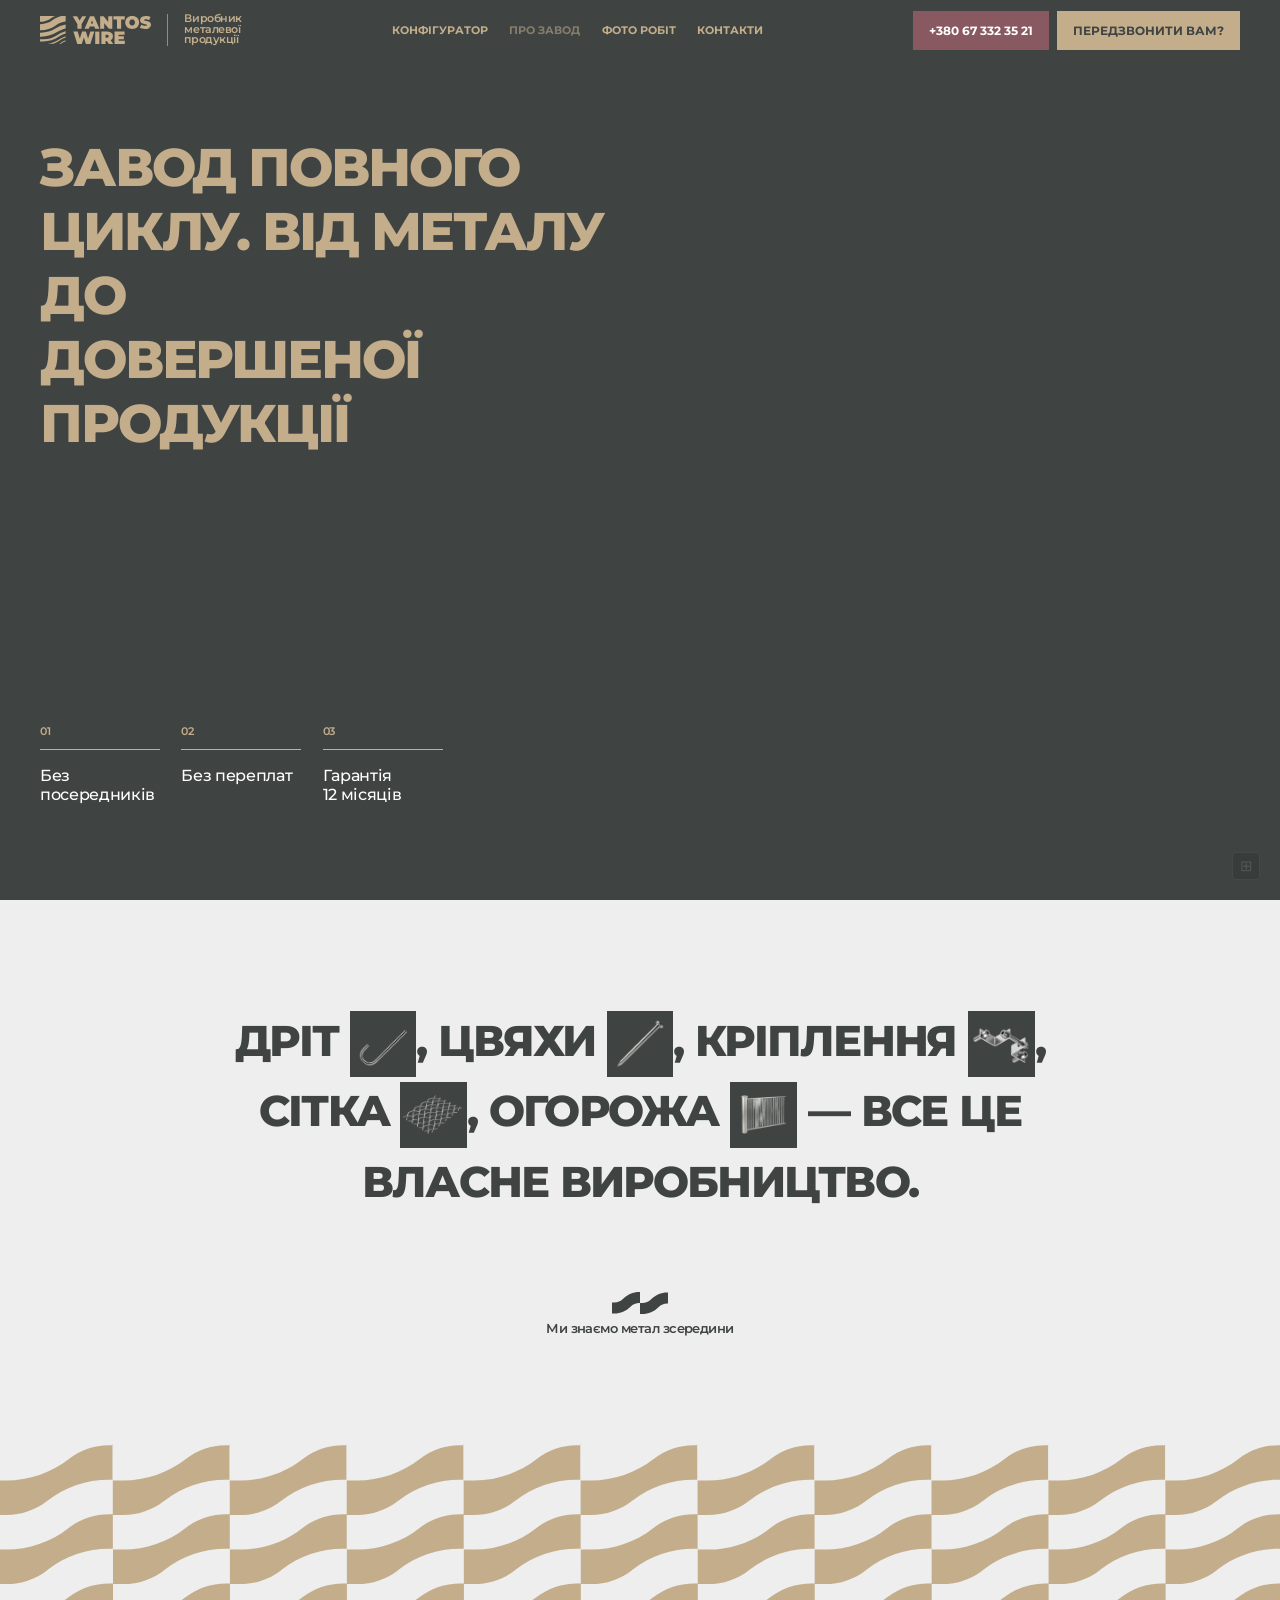
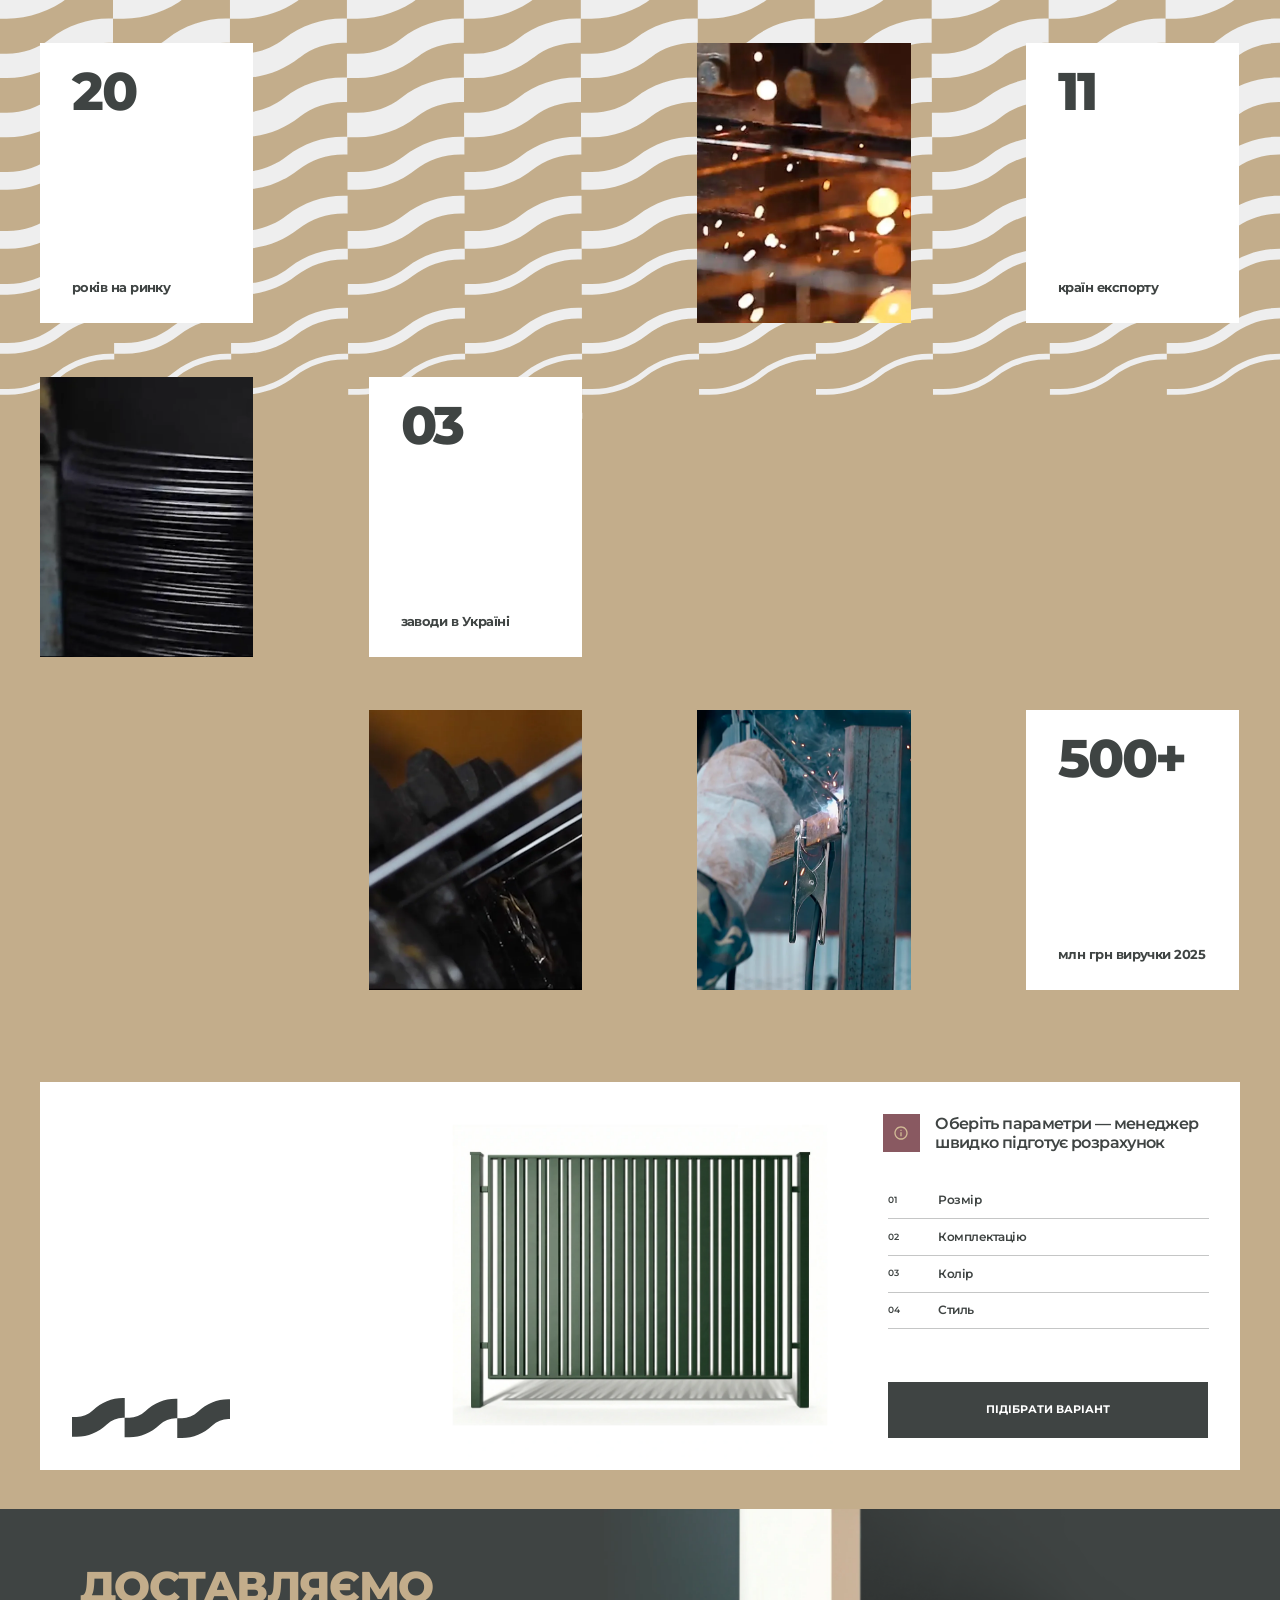
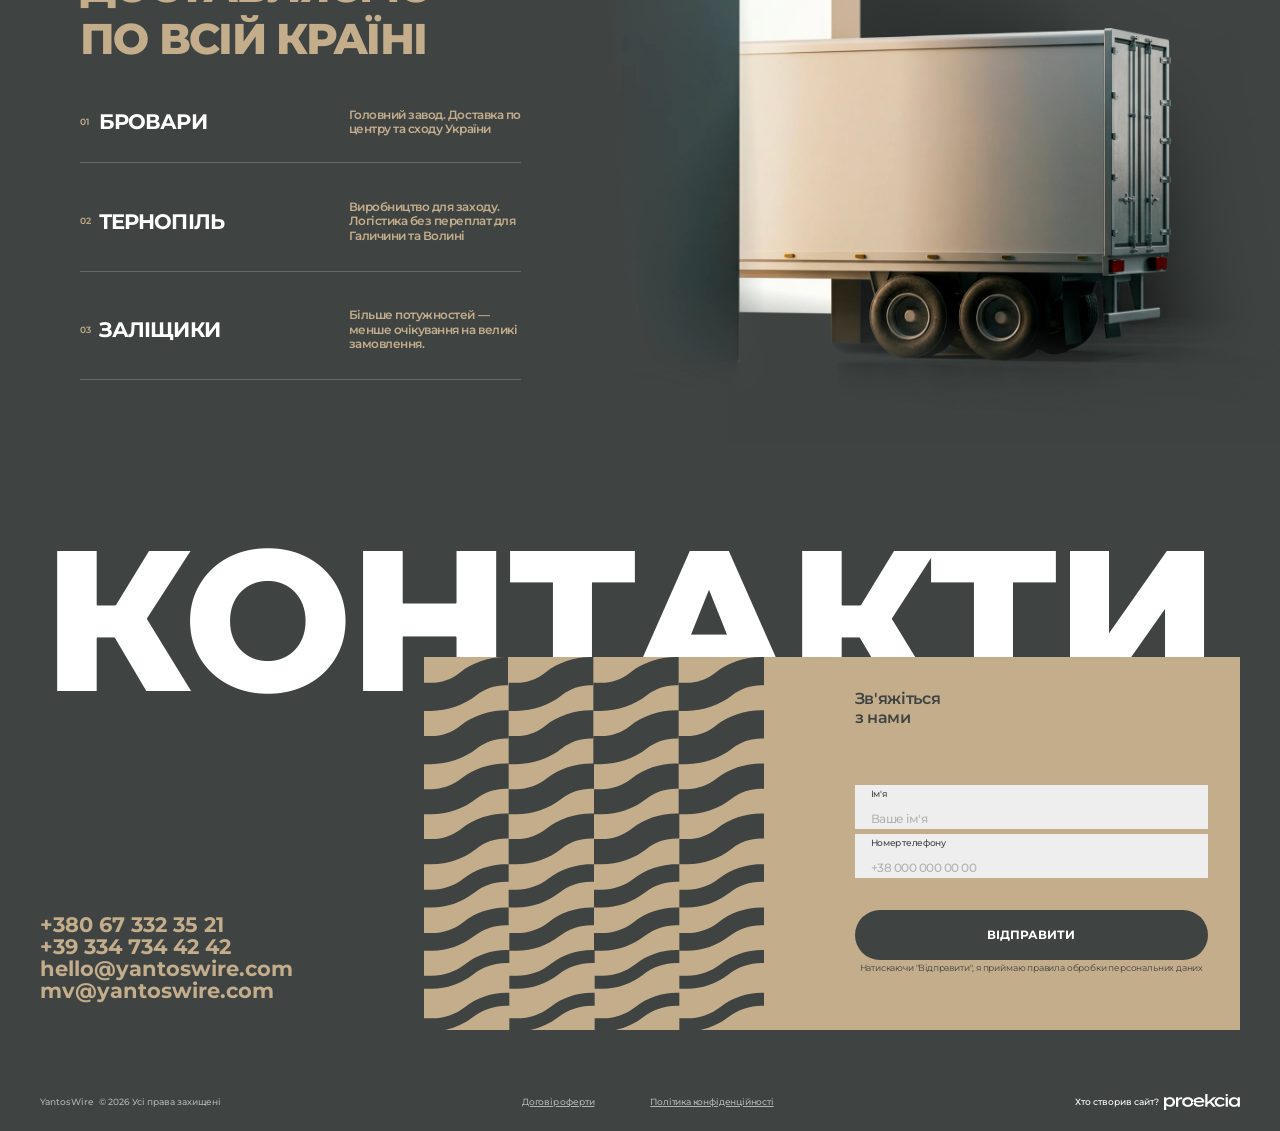
<file: about.html>
<!DOCTYPE html>
<html lang="uk">
<head>
  <meta charset="UTF-8">
  <meta name="viewport" content="width=device-width, initial-scale=1.0">
  <title>Про завод — YantosWire</title>
  <link rel="preconnect" href="https://fonts.googleapis.com">
  <link rel="preconnect" href="https://fonts.gstatic.com" crossorigin>
  <link rel="stylesheet" href="css/styles.css">
  <link rel="stylesheet" href="css/about.css">
</head>
<body>

<!-- ─── HEADER ───────────────────────────────────────────────────── -->
<header class="site-header about-header hdr-theme-light" id="site-header">
  <a class="hdr-logo" href="index.html">
    <span class="hdr-logo-imgs">
      <img src="YantosWire_logo.svg" class="hdr-logo-img hdr-logo-img--dark" alt="YantosWire">
      <img src="YantosWire_logo_light.svg" class="hdr-logo-img hdr-logo-img--light" alt="YantosWire">
    </span>
    <div class="hdr-logo-sep"></div>
    <span class="hdr-logo-tagline">Виробник<br>металевої<br>продукції</span>
  </a>
  <nav class="hdr-nav">
    <a href="index.html#app">Конфігуратор</a>
    <a href="about.html" class="hdr-nav--active">Про завод</a>
    <a href="works.html">Фото робіт</a>
    <a href="contacts.html">Контакти</a>
  </nav>
  <div class="hdr-right">
    <a href="tel:+380673323521" class="hdr-phone-btn">+380 67 332 35 21</a>
    <button class="hdr-cta hdr-cta--about">Передзвонити вам?</button>
  </div>
  <button class="hdr-burger" aria-label="Меню">
    <svg width="24" height="24" viewBox="0 0 24 24" fill="none" xmlns="http://www.w3.org/2000/svg">
      <rect x="3" y="6" width="18" height="2" fill="white"/>
      <rect x="3" y="11" width="18" height="2" fill="white"/>
      <rect x="3" y="16" width="18" height="2" fill="white"/>
    </svg>
  </button>
</header>

<!-- ─── MOBILE MENU ──────────────────────────────────────────── -->
<div id="mob-menu" aria-hidden="true" aria-label="Навігація">
  <div class="mm-trigger" role="button" tabindex="0" aria-label="Відкрити меню">
    <svg width="24" height="24" viewBox="0 0 24 24" fill="none" xmlns="http://www.w3.org/2000/svg">
      <rect x="3" y="6"  width="18" height="2" fill="white"/>
      <rect x="3" y="11" width="18" height="2" fill="white"/>
      <rect x="3" y="16" width="18" height="2" fill="white"/>
    </svg>
  </div>
  <div class="mm-content">
    <div class="mm-head">
      <a class="mm-logo" href="index.html">
        <img src="YantosWire_logo_light.svg" class="mm-logo-img" alt="YantosWire">
        <div class="mm-logo-sep"></div>
        <span class="mm-logo-tag">Виробник<br>металевої<br>продукції</span>
      </a>
      <button class="mm-close" aria-label="Закрити меню">
        <svg width="24" height="24" viewBox="0 0 24 24" fill="none" xmlns="http://www.w3.org/2000/svg">
          <path d="M5 5L19 19M5 19L19 5" stroke="white" stroke-width="2" stroke-linecap="round"/>
        </svg>
      </button>
    </div>
    <nav class="mm-nav">
      <a href="index.html#app"   class="mm-nav-item">Конфігуратор</a>
      <a href="about.html"       class="mm-nav-item">Про завод</a>
      <a href="works.html"       class="mm-nav-item">Фото робіт</a>
      <a href="contacts.html"    class="mm-nav-item">Контакти</a>
    </nav>
    <div class="mm-cta">
      <a href="tel:+380673323521" class="mm-phone">+380 67 332 35 21</a>
      <button class="mm-callback">Передзвонити вам?</button>
    </div>
  </div>
</div>

<!-- ─── MAIN ──────────────────────────────────────────────────────── -->
<main class="about-main">

  <!-- ═══ HERO ══════════════════════════════════════════════════════ -->
  <section class="about-hero" data-hdr-theme="light">

    <!-- Video (right portion of screen) -->
    <div class="about-hero-media">
      <video class="about-hero-video" autoplay muted loop playsinline>
        <source src="assets/videos/Video_hero_about.mp4" type="video/mp4">
      </video>
      <!-- Top gradient: graphite → transparent -->
      <div class="about-hero-vid-fade"></div>
    </div>

    <!-- Wave mask (updated hero_Vector_about.svg) -->
    <svg class="about-hero-waves"
         viewBox="0 0 1038 950"
         preserveAspectRatio="none"
         xmlns="http://www.w3.org/2000/svg"
         aria-hidden="true">
      <path d="M282.342 0V89.7383C282.342 202.988 243.961 312.826 173.583 400.977C61.2599 541.673 7.82094e-06 716.983 0 897.738V0H282.342ZM1037 950H754.434C754.434 881.172 766.006 824.784 787.525 776.291C809.385 727.031 842.214 680.315 887.506 623.582C979.758 508.033 1032.11 365.444 1037 217.487V950ZM1037.38 194.7C1037.38 202.308 1037.25 209.905 1037 217.487V0H1037.38V194.7ZM685.125 0V164.665C685.125 292.974 641.639 417.418 561.903 517.29C462.965 641.221 401.879 758.906 401.879 931.823V950H0V949.997H292.509V897.738C292.509 784.488 330.89 674.648 401.268 586.493C513.594 445.799 574.854 270.492 574.854 89.7383V0H685.125ZM961.593 0V194.7C961.593 333.268 914.632 467.662 828.521 575.52L819.947 586.325C777.578 640.093 742.74 690.065 718.374 744.972C692.044 804.305 678.652 871.516 678.652 950H401.879L567.921 949.993L567.918 931.819C567.919 809.803 606.804 728.239 691.143 622.597C794.691 492.898 851.167 331.293 851.167 164.665V0H961.593Z" fill="#3F4443"/>
    </svg>

    <!-- Mobile wave mask (visible only on mobile) -->
    <svg class="about-hero-waves-mob" viewBox="0 0 390 310" preserveAspectRatio="none" xmlns="http://www.w3.org/2000/svg" aria-hidden="true">
      <path d="M390 125.657C333.657 136.955 280.306 158.289 233.783 188.744C172.105 229.119 95.2177 251.433 15.5098 251.433H0V214.611H7.39453C92.9459 214.611 176.359 187.793 243.736 137.991C285.624 107.031 336.348 87.4143 390 81.415V125.657ZM390 227.922C345.068 239.69 302.676 258.831 265.193 284.682C251.542 294.097 237.149 302.551 222.154 310H47.9766C127.058 304.704 203.164 280.134 266.585 238.618C303.222 214.635 345.226 197.023 390 186.677V227.922ZM390 304.611C384.686 306.303 379.422 308.1 374.214 310H287.096C318.197 289.03 353.032 272.986 390 262.39V304.611ZM324.622 0C275.578 12.4966 229.307 34.1166 188.825 64.0371C137.878 101.695 73.8573 122.576 7.39453 122.576H0V87.2422C55.3362 84.2834 112.947 73.5774 165.289 35.25L167.614 33.5664C186.484 20.0646 207.548 8.77914 230.152 0H324.622Z" fill="#3F4443"/>
    </svg>

    <!-- Content: left side -->
    <div class="about-hero-content">

      <h1 class="about-hero-title">Завод повного циклу. Від металу до довершеної продукції</h1>

      <div class="about-hero-stats">
        <div class="about-stat">
          <span class="about-stat-num">01</span>
          <div class="about-stat-body">
            <p class="about-stat-text">Без посередників</p>
          </div>
        </div>
        <div class="about-stat">
          <span class="about-stat-num">02</span>
          <div class="about-stat-body">
            <p class="about-stat-text">Без переплат</p>
          </div>
        </div>
        <div class="about-stat">
          <span class="about-stat-num">03</span>
          <div class="about-stat-body">
            <p class="about-stat-text">Гарантія<br>12 місяців</p>
          </div>
        </div>
      </div>

    </div><!-- /about-hero-content -->
  </section><!-- /about-hero -->

  <!-- ═══ BLOCK 2: PRODUCTION ══════════════════════════════════ -->
  <section class="about-products" data-hdr-theme="dark">
    <div class="prod-inner">

      <p class="prod-text">
        ДРІТ&nbsp;<span class="prod-badge-wrap"><span class="prod-badge"><img src="assets/images/drit.webp" alt="Дріт" loading="lazy"></span></span>,
        ЦВЯХИ&nbsp;<span class="prod-badge-wrap"><span class="prod-badge"><img src="assets/images/tsvyah.webp" alt="Цвяхи" loading="lazy"></span></span>,<br class="mob-br">
        КРІПЛЕННЯ&nbsp;<span class="prod-badge-wrap"><span class="prod-badge"><img src="assets/images/kriplenya.webp" alt="Кріплення" loading="lazy"></span></span>,<br class="desk-br">
        СІТКА&nbsp;<span class="prod-badge-wrap"><span class="prod-badge"><img src="assets/images/sitka.webp" alt="Сітка" loading="lazy"></span></span>,<br class="mob-br">
        ОГОРОЖА&nbsp;<span class="prod-badge-wrap"><span class="prod-badge"><img src="assets/images/ogoroja.webp" alt="Огорожа" loading="lazy"></span></span>&nbsp;— ВСЕ ЦЕ<br>
        ВЛАСНЕ ВИРОБНИЦТВО.
      </p>

      <div class="prod-tagline">
        <img class="prod-tagline-icon" src="assets/images/waves_svg.svg" alt="" aria-hidden="true">
        <span class="prod-tagline-text">Ми знаємо метал зсередини</span>
      </div>

    </div>
  </section>

  <!-- ═══ BLOCK 3: STATS ═══════════════════════════════════════ -->
  <section class="about-stats" data-hdr-theme="dark">

    <img class="stats-waves-bg" src="assets/images/waves_bg.svg" alt="" aria-hidden="true">

    <!-- Рядок 1 -->
    <div class="stats-card stats-card--stat row-1 stats-c1r1">
      <span class="stats-num">20</span>
      <span class="stats-label">років на ринку</span>
    </div>
    <div class="stats-card stats-card--photo row-1 stats-c3r1">
      <img src="assets/images/frame_1430103749_2x.webp" alt="" loading="lazy">
    </div>
    <div class="stats-card stats-card--stat row-1 stats-c4r1">
      <span class="stats-num">11</span>
      <span class="stats-label">країн експорту</span>
    </div>

    <!-- Рядок 2 -->
    <div class="stats-card stats-card--photo row-2 stats-c1r2">
      <img src="assets/images/frame_1430103747_2x.webp" alt="" loading="lazy">
    </div>
    <div class="stats-card stats-card--stat row-2 stats-c2r2">
      <span class="stats-num">03</span>
      <span class="stats-label">заводи в Україні</span>
    </div>
    <p class="stats-slogan row-2 js-wipe-heading">Зміцнюємо світ разом</p>

    <!-- Рядок 3 -->
    <div class="stats-card stats-card--photo row-3 stats-c2r3">
      <img src="assets/images/frame_1430103748_2x.webp" alt="" loading="lazy">
    </div>
    <div class="stats-card stats-card--photo row-3 stats-c3r3">
      <img src="assets/images/frame_1430103750_2x.webp" alt="" loading="lazy">
    </div>
    <div class="stats-card stats-card--stat row-3 stats-c4r3">
      <span class="stats-num">500+</span>
      <span class="stats-label">млн грн виручки 2025</span>
    </div>

  </section>

  <!-- ═══ BLOCK 4: CONFIGURATOR CTA ════════════════════════════ -->
  <section class="about-configurator" data-hdr-theme="dark">

    <div class="conf-card"></div>

    <h2 class="conf-title">Яку огорожу бажаєте?</h2>
    <img class="conf-waves" src="assets/images/waves_block4.svg" alt="" aria-hidden="true">

    <div class="conf-image">
      <img src="assets/images/image_block4.webp" alt="Огорожа" loading="lazy">
    </div>

    <div class="conf-info-row">
      <div class="conf-info-icon">
        <img src="assets/images/info_icon.svg" alt="" aria-hidden="true">
      </div>
      <p class="conf-info-text">Оберіть параметри — менеджер швидко підготує розрахунок</p>
    </div>

    <ul class="conf-params">
      <li class="conf-param"><span class="conf-param-num">01</span><span class="conf-param-name">Розмір</span></li>
      <li class="conf-param"><span class="conf-param-num">02</span><span class="conf-param-name">Комплектацію</span></li>
      <li class="conf-param"><span class="conf-param-num">03</span><span class="conf-param-name">Колір</span></li>
      <li class="conf-param"><span class="conf-param-num">04</span><span class="conf-param-name">Стиль</span></li>
    </ul>

    <a href="index.html#app" class="conf-cta">Підібрати варіант</a>

  </section>

  <!-- ═══ BLOCK 5: DELIVERY ════════════════════════════════════ -->
  <section class="about-delivery" data-hdr-theme="light">

    <h2 class="delivery-title">ДОСТАВЛЯЄМО ПО&nbsp;ВСІЙ КРАЇНІ</h2>

    <div class="dlv-truck">
      <img src="assets/images/delivery_car.webp" alt="Доставка по Україні" loading="lazy">
      <div class="delivery-truck-fade-l"></div>
      <div class="delivery-truck-fade-b"></div>
    </div>

    <div class="delivery-row delivery-row--1">
      <span class="dlv-num">01</span>
      <span class="dlv-city">Бровари</span>
      <span class="dlv-desc">Головний завод. Доставка по центру та сходу України</span>
    </div>
    <div class="delivery-line delivery-line--1"></div>

    <div class="delivery-row delivery-row--2">
      <span class="dlv-num">02</span>
      <span class="dlv-city">Тернопіль</span>
      <span class="dlv-desc">Виробництво для заходу. Логістика без переплат для Галичини та Волині</span>
    </div>
    <div class="delivery-line delivery-line--2"></div>

    <div class="delivery-row delivery-row--3">
      <span class="dlv-num">03</span>
      <span class="dlv-city">Заліщики</span>
      <span class="dlv-desc">Більше потужностей — менше очікування на великі замовлення.</span>
    </div>
    <div class="delivery-line delivery-line--3"></div>

  </section>

  <!-- ═══ BLOCK 6: CONTACTS ════════════════════════════════════ -->
  <section class="about-contacts" data-hdr-theme="light" id="contacts">

    <h2 class="contacts-title">КОНТАКТИ</h2>

    <div class="contacts-card">
      <picture>
        <source media="(max-width: 600px)" srcset="assets/images/Mob/pattern_contact_mob.svg">
        <img class="contacts-pattern" src="assets/images/pattern_contact.svg" alt="" aria-hidden="true" loading="lazy">
      </picture>

      <p class="contacts-tagline">Зв'яжіться<br>з нами</p>

      <form class="contacts-form" action="#" method="post" novalidate>
        <div class="contacts-fields">
          <div class="contacts-field">
            <label class="contacts-field-label" for="contact-name">Ім'я</label>
            <input class="contacts-field-input" type="text" id="contact-name" name="name" placeholder="Ваше ім'я" autocomplete="given-name" required>
          </div>
          <div class="contacts-field">
            <label class="contacts-field-label" for="contact-phone">Номер телефону</label>
            <input class="contacts-field-input" type="tel" id="contact-phone" name="phone" placeholder="+38 000 000 00 00" autocomplete="tel" required>
          </div>
        </div>

        <button class="contacts-submit" type="submit">Відправити</button>

        <p class="contacts-privacy">Натискаючи "Відправити", я приймаю правила обробки персональних даних</p>
      </form>
    </div>

    <div class="contacts-info">
      <a href="tel:+380673323521">+380 67 332 35 21</a>
      <a href="tel:+393347344242">+39 334 734 42 42</a>
      <a href="mailto:hello@yantoswire.com">hello@yantoswire.com</a>
      <a href="mailto:mv@yantoswire.com">mv@yantoswire.com</a>
    </div>

  </section>

</main>

<!-- ─── FOOTER ───────────────────────────────────────────────── -->
<footer class="site-footer">
  <div class="ftr-inner">
    <div class="ftr-copy">
      <span class="ftr-copy-brand">YantosWire</span>
      <span class="ftr-copy-text">© <span class="ftr-year"></span> Усі права захищені</span>
    </div>
    <div class="ftr-links">
      <a href="cookies.html" class="ftr-link">Договір оферти</a>
      <a href="privacy.html" class="ftr-link">Політика конфіденційності</a>
    </div>
    <div class="ftr-credit">
      <span class="ftr-credit-text">Хто створив сайт?</span>
      <a href="https://proekcia.com" target="_blank" rel="noopener noreferrer" class="ftr-credit-logo">
        <img src="assets/images/Proekcia_logo.svg" alt="Proekcia" width="114" height="24" loading="lazy">
      </a>
    </div>
  </div>
</footer>

<!-- ── DEV: column grid overlay ─────────────────────────────── -->
<div id="dev-cols"></div>
<button id="dev-cols-btn" title="Колонки">⊞</button>
<style>
#dev-cols {
  display: none;
  position: fixed;
  inset: 0;
  z-index: 9000;
  pointer-events: none;
  /* 12 колонок: margin 3.125vw, col 5.521vw, gutter 2.5vw */
  background-image: linear-gradient(
    90deg,
    transparent 3.125vw,
    rgba(255,0,0,0.1) 3.125vw,  rgba(255,0,0,0.1) 8.646vw,
    transparent 8.646vw,         transparent 11.146vw,
    rgba(255,0,0,0.1) 11.146vw, rgba(255,0,0,0.1) 16.667vw,
    transparent 16.667vw,        transparent 19.167vw,
    rgba(255,0,0,0.1) 19.167vw, rgba(255,0,0,0.1) 24.688vw,
    transparent 24.688vw,        transparent 27.188vw,
    rgba(255,0,0,0.1) 27.188vw, rgba(255,0,0,0.1) 32.708vw,
    transparent 32.708vw,        transparent 35.208vw,
    rgba(255,0,0,0.1) 35.208vw, rgba(255,0,0,0.1) 40.729vw,
    transparent 40.729vw,        transparent 43.229vw,
    rgba(255,0,0,0.1) 43.229vw, rgba(255,0,0,0.1) 48.75vw,
    transparent 48.75vw,         transparent 51.25vw,
    rgba(255,0,0,0.1) 51.25vw,  rgba(255,0,0,0.1) 56.771vw,
    transparent 56.771vw,        transparent 59.271vw,
    rgba(255,0,0,0.1) 59.271vw, rgba(255,0,0,0.1) 64.792vw,
    transparent 64.792vw,        transparent 67.292vw,
    rgba(255,0,0,0.1) 67.292vw, rgba(255,0,0,0.1) 72.813vw,
    transparent 72.813vw,        transparent 75.313vw,
    rgba(255,0,0,0.1) 75.313vw, rgba(255,0,0,0.1) 80.833vw,
    transparent 80.833vw,        transparent 83.333vw,
    rgba(255,0,0,0.1) 83.333vw, rgba(255,0,0,0.1) 88.854vw,
    transparent 88.854vw,        transparent 91.354vw,
    rgba(255,0,0,0.1) 91.354vw, rgba(255,0,0,0.1) 96.875vw,
    transparent 96.875vw
  );
}
#dev-cols-btn {
  position: fixed;
  bottom: 20px;
  right: 20px;
  z-index: 9001;
  width: 28px;
  height: 28px;
  background: rgba(0,0,0,0.25);
  border: 1px solid rgba(255,255,255,0.15);
  border-radius: 4px;
  color: rgba(255,255,255,0.3);
  font-size: 15px;
  cursor: pointer;
  display: flex;
  align-items: center;
  justify-content: center;
  opacity: 0.4;
  transition: opacity 0.2s;
  padding: 0;
}
#dev-cols-btn:hover { opacity: 1; }
#dev-cols-btn.active {
  opacity: 1;
  color: rgba(100,160,255,0.9);
  background: rgba(0,50,150,0.3);
}
</style>

<script>
  document.getElementById('dev-cols-btn').addEventListener('click', () => {
    const cols = document.getElementById('dev-cols');
    const btn  = document.getElementById('dev-cols-btn');
    const on = cols.style.display !== 'block';
    cols.style.display = on ? 'block' : 'none';
    btn.classList.toggle('active', on);
  });
</script>

<script>
  const observer = new IntersectionObserver((entries) => {
    entries.forEach(e => {
      if (e.isIntersecting) {
        e.target.classList.add('visible');
        observer.unobserve(e.target);
      }
    });
  }, { threshold: 0.1 });

  document.querySelectorAll('.about-products, .about-stats, .about-delivery, .about-contacts').forEach(el => observer.observe(el));

  /* Авто-рік у футері */
  document.querySelectorAll('.ftr-year').forEach(el => el.textContent = new Date().getFullYear());

  /* ─── Адаптивний хедер: перемикання теми по скролу ─── */
  /* Авто-режим: всі <section> підхоплюються автоматично.
     data-hdr-theme="light" → світлий хедер (для темних секцій)
     data-hdr-theme="dark"  → темний хедер (для світлих секцій)
     Без атрибуту            → 'dark' (темний хедер, дефолт) */
  const hdr = document.getElementById('site-header');
  function updateHdrTheme() {
    const checkY = hdr.offsetHeight + 2;
    let theme = 'dark';
    document.querySelectorAll('main section').forEach(el => {
      const r = el.getBoundingClientRect();
      if (r.top <= checkY && r.bottom > checkY) theme = el.dataset.hdrTheme ?? 'dark';
    });
    hdr.classList.toggle('hdr-theme-light', theme === 'light');
  }
  window.addEventListener('scroll', updateHdrTheme, { passive: true });
  updateHdrTheme();
</script>
<!-- ─── CALLBACK MODAL ───────────────────────────────────────────── -->
<div id="callback-modal">
  <div class="cbm-overlay"></div>
  <div class="cbm-box">
    <button class="cbm-close" aria-label="Закрити">
      <svg width="40" height="40" viewBox="0 0 40 40" fill="none" xmlns="http://www.w3.org/2000/svg">
        <path d="M10 10L30 30M10 30L30 10" stroke="white" stroke-width="2" stroke-linecap="round"/>
      </svg>
    </button>
    <h2 class="cbm-heading">Зворотній дзвінок</h2>
    <p class="cbm-sub">Залиште контакти і ми вам зателефонуємо</p>
    <form class="cbm-form" novalidate>
      <div class="cbm-fields">
        <input class="cbm-input" type="text" placeholder="Ім'я" name="name" autocomplete="given-name">
        <input class="cbm-input" type="tel" placeholder="Номер телефону" name="phone" autocomplete="tel">
      </div>
      <div class="cbm-submit-wrap">
        <button type="submit" class="cbm-submit">Відправити</button>
        <p class="cbm-disclaimer">Натискаючи "Відправити", я приймаю правила обробки персональних даних</p>
      </div>
    </form>
  </div>
</div>

<script src="js/wipe-headings.js"></script>
<script src="js/mob-menu.js"></script>
<script src="js/callback-modal.js"></script>

</body>
</html>
</file>
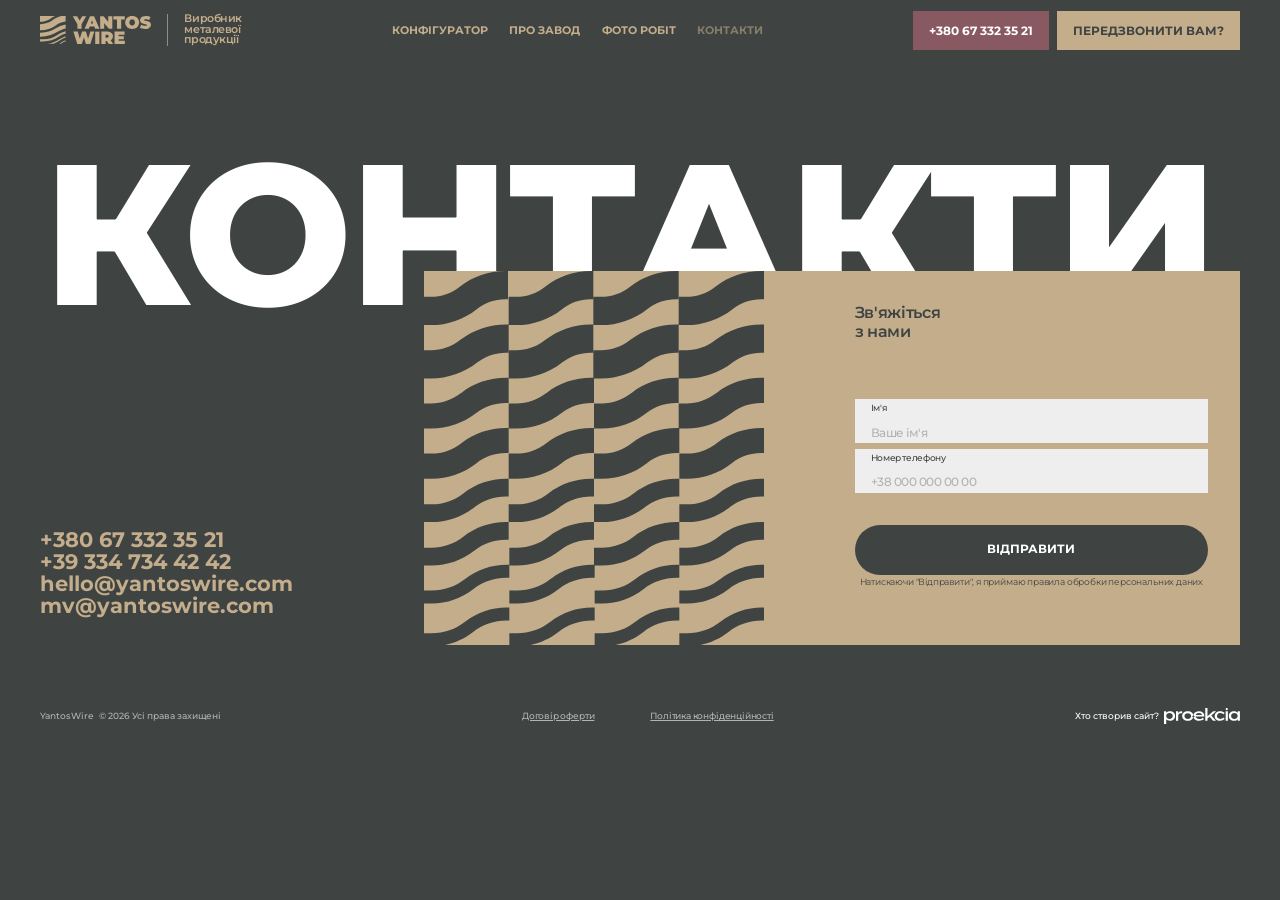
<file: contacts.html>
<!DOCTYPE html>
<html lang="uk">
<head>
  <meta charset="UTF-8">
  <meta name="viewport" content="width=device-width, initial-scale=1.0">
  <title>Контакти — YantosWire</title>
  <link rel="preconnect" href="https://fonts.googleapis.com">
  <link rel="preconnect" href="https://fonts.gstatic.com" crossorigin>
  <link rel="stylesheet" href="css/styles.css">
  <link rel="stylesheet" href="css/contacts.css">
</head>
<body>

<!-- ─── HEADER ───────────────────────────────────────────────── -->
<header class="site-header hdr-theme-light" id="site-header">
  <a class="hdr-logo" href="index.html">
    <span class="hdr-logo-imgs">
      <img src="YantosWire_logo.svg" class="hdr-logo-img hdr-logo-img--dark" alt="YantosWire">
      <img src="YantosWire_logo_light.svg" class="hdr-logo-img hdr-logo-img--light" alt="YantosWire">
    </span>
    <div class="hdr-logo-sep"></div>
    <span class="hdr-logo-tagline">Виробник<br>металевої<br>продукції</span>
  </a>
  <nav class="hdr-nav">
    <a href="index.html#app">Конфігуратор</a>
    <a href="about.html">Про завод</a>
    <a href="works.html">Фото робіт</a>
    <a href="contacts.html" class="hdr-nav--active">Контакти</a>
  </nav>
  <div class="hdr-right">
    <a href="tel:+380673323521" class="hdr-phone-btn">+380 67 332 35 21</a>
    <button class="hdr-cta hdr-cta--contacts">Передзвонити вам?</button>
  </div>
  <button class="hdr-burger" aria-label="Меню">
    <svg width="24" height="24" viewBox="0 0 24 24" fill="none" xmlns="http://www.w3.org/2000/svg">
      <rect x="3" y="6" width="18" height="2" fill="white"/>
      <rect x="3" y="11" width="18" height="2" fill="white"/>
      <rect x="3" y="16" width="18" height="2" fill="white"/>
    </svg>
  </button>
</header>

<!-- ─── MOBILE MENU ──────────────────────────────────────────── -->
<div id="mob-menu" aria-hidden="true" aria-label="Навігація">
  <div class="mm-trigger" role="button" tabindex="0" aria-label="Відкрити меню">
    <svg width="24" height="24" viewBox="0 0 24 24" fill="none" xmlns="http://www.w3.org/2000/svg">
      <rect x="3" y="6"  width="18" height="2" fill="white"/>
      <rect x="3" y="11" width="18" height="2" fill="white"/>
      <rect x="3" y="16" width="18" height="2" fill="white"/>
    </svg>
  </div>
  <div class="mm-content">
    <div class="mm-head">
      <a class="mm-logo" href="index.html">
        <img src="YantosWire_logo_light.svg" class="mm-logo-img" alt="YantosWire">
        <div class="mm-logo-sep"></div>
        <span class="mm-logo-tag">Виробник<br>металевої<br>продукції</span>
      </a>
      <button class="mm-close" aria-label="Закрити меню">
        <svg width="24" height="24" viewBox="0 0 24 24" fill="none" xmlns="http://www.w3.org/2000/svg">
          <path d="M5 5L19 19M5 19L19 5" stroke="white" stroke-width="2" stroke-linecap="round"/>
        </svg>
      </button>
    </div>
    <nav class="mm-nav">
      <a href="index.html#app"   class="mm-nav-item">Конфігуратор</a>
      <a href="about.html"       class="mm-nav-item">Про завод</a>
      <a href="works.html"       class="mm-nav-item">Фото робіт</a>
      <a href="contacts.html"    class="mm-nav-item">Контакти</a>
    </nav>
    <div class="mm-cta">
      <a href="tel:+380673323521" class="mm-phone">+380 67 332 35 21</a>
      <button class="mm-callback">Передзвонити вам?</button>
    </div>
  </div>
</div>

<!-- ─── MAIN ──────────────────────────────────────────────────── -->
<main class="contacts-main">

  <!-- ═══ CONTACTS BLOCK ═══════════════════════════════════════ -->
  <!-- Єдиний блок контактів: той самий HTML на всіх сторінках.
       При підключенні WordPress — замінити на include/template part. -->
  <section class="about-contacts visible" data-hdr-theme="light" id="contacts">

    <h1 class="contacts-title">КОНТАКТИ</h1>

    <div class="contacts-card">
      <picture>
        <source media="(max-width: 600px)" srcset="assets/images/Mob/pattern_contact_mob.svg">
        <img class="contacts-pattern" src="assets/images/pattern_contact.svg" alt="" aria-hidden="true" loading="lazy">
      </picture>

      <p class="contacts-tagline">Зв'яжіться<br>з нами</p>

      <form class="contacts-form" action="#" method="post" novalidate>
        <div class="contacts-fields">
          <div class="contacts-field">
            <label class="contacts-field-label" for="contact-name">Ім'я</label>
            <input class="contacts-field-input" type="text" id="contact-name" name="name" placeholder="Ваше ім'я" autocomplete="given-name" required>
          </div>
          <div class="contacts-field">
            <label class="contacts-field-label" for="contact-phone">Номер телефону</label>
            <input class="contacts-field-input" type="tel" id="contact-phone" name="phone" placeholder="+38 000 000 00 00" autocomplete="tel" required>
          </div>
        </div>

        <button class="contacts-submit" type="submit">Відправити</button>

        <p class="contacts-privacy">Натискаючи "Відправити", я приймаю правила обробки персональних даних</p>
      </form>
    </div>

    <div class="contacts-info">
      <a href="tel:+380673323521">+380 67 332 35 21</a>
      <a href="tel:+393347344242">+39 334 734 42 42</a>
      <a href="mailto:hello@yantoswire.com">hello@yantoswire.com</a>
      <a href="mailto:mv@yantoswire.com">mv@yantoswire.com</a>
    </div>

  </section>

</main>

<!-- ─── FOOTER ───────────────────────────────────────────────── -->
<footer class="site-footer">
  <div class="ftr-inner">
    <div class="ftr-copy">
      <span class="ftr-copy-brand">YantosWire</span>
      <span class="ftr-copy-text">© <span class="ftr-year"></span> Усі права захищені</span>
    </div>
    <div class="ftr-links">
      <a href="cookies.html" class="ftr-link">Договір оферти</a>
      <a href="privacy.html" class="ftr-link">Політика конфіденційності</a>
    </div>
    <div class="ftr-credit">
      <span class="ftr-credit-text">Хто створив сайт?</span>
      <a href="https://proekcia.com" target="_blank" rel="noopener noreferrer" class="ftr-credit-logo">
        <img src="assets/images/Proekcia_logo.svg" alt="Proekcia" width="114" height="24" loading="lazy">
      </a>
    </div>
  </div>
</footer>

<script>
  /* Авто-рік */
  document.querySelectorAll('.ftr-year').forEach(el => el.textContent = new Date().getFullYear());

  /* Редирект після відправки форми */
  document.querySelector('.contacts-form').addEventListener('submit', function(e) {
    e.preventDefault();
    window.location.href = 'thanks.html';
  });

  /* Адаптивний хедер */
  const hdr = document.getElementById('site-header');
  function updateHdrTheme() {
    const checkY = hdr.offsetHeight + 2;
    let theme = 'dark';
    document.querySelectorAll('main section').forEach(el => {
      const r = el.getBoundingClientRect();
      if (r.top <= checkY && r.bottom > checkY) theme = el.dataset.hdrTheme ?? 'dark';
    });
    hdr.classList.toggle('hdr-theme-light', theme === 'light');
  }
  window.addEventListener('scroll', updateHdrTheme, { passive: true });
  updateHdrTheme();
</script>
<!-- ─── CALLBACK MODAL ───────────────────────────────────────────── -->
<div id="callback-modal">
  <div class="cbm-overlay"></div>
  <div class="cbm-box">
    <button class="cbm-close" aria-label="Закрити">
      <svg width="40" height="40" viewBox="0 0 40 40" fill="none" xmlns="http://www.w3.org/2000/svg">
        <path d="M10 10L30 30M10 30L30 10" stroke="white" stroke-width="2" stroke-linecap="round"/>
      </svg>
    </button>
    <h2 class="cbm-heading">Зворотній дзвінок</h2>
    <p class="cbm-sub">Залиште контакти і ми вам зателефонуємо</p>
    <form class="cbm-form" novalidate>
      <div class="cbm-fields">
        <input class="cbm-input" type="text" placeholder="Ім'я" name="name" autocomplete="given-name">
        <input class="cbm-input" type="tel" placeholder="Номер телефону" name="phone" autocomplete="tel">
      </div>
      <div class="cbm-submit-wrap">
        <button type="submit" class="cbm-submit">Відправити</button>
        <p class="cbm-disclaimer">Натискаючи "Відправити", я приймаю правила обробки персональних даних</p>
      </div>
    </form>
  </div>
</div>

<script src="js/wipe-headings.js"></script>
<script src="js/mob-menu.js"></script>
<script src="js/callback-modal.js"></script>

</body>
</html>
</file>
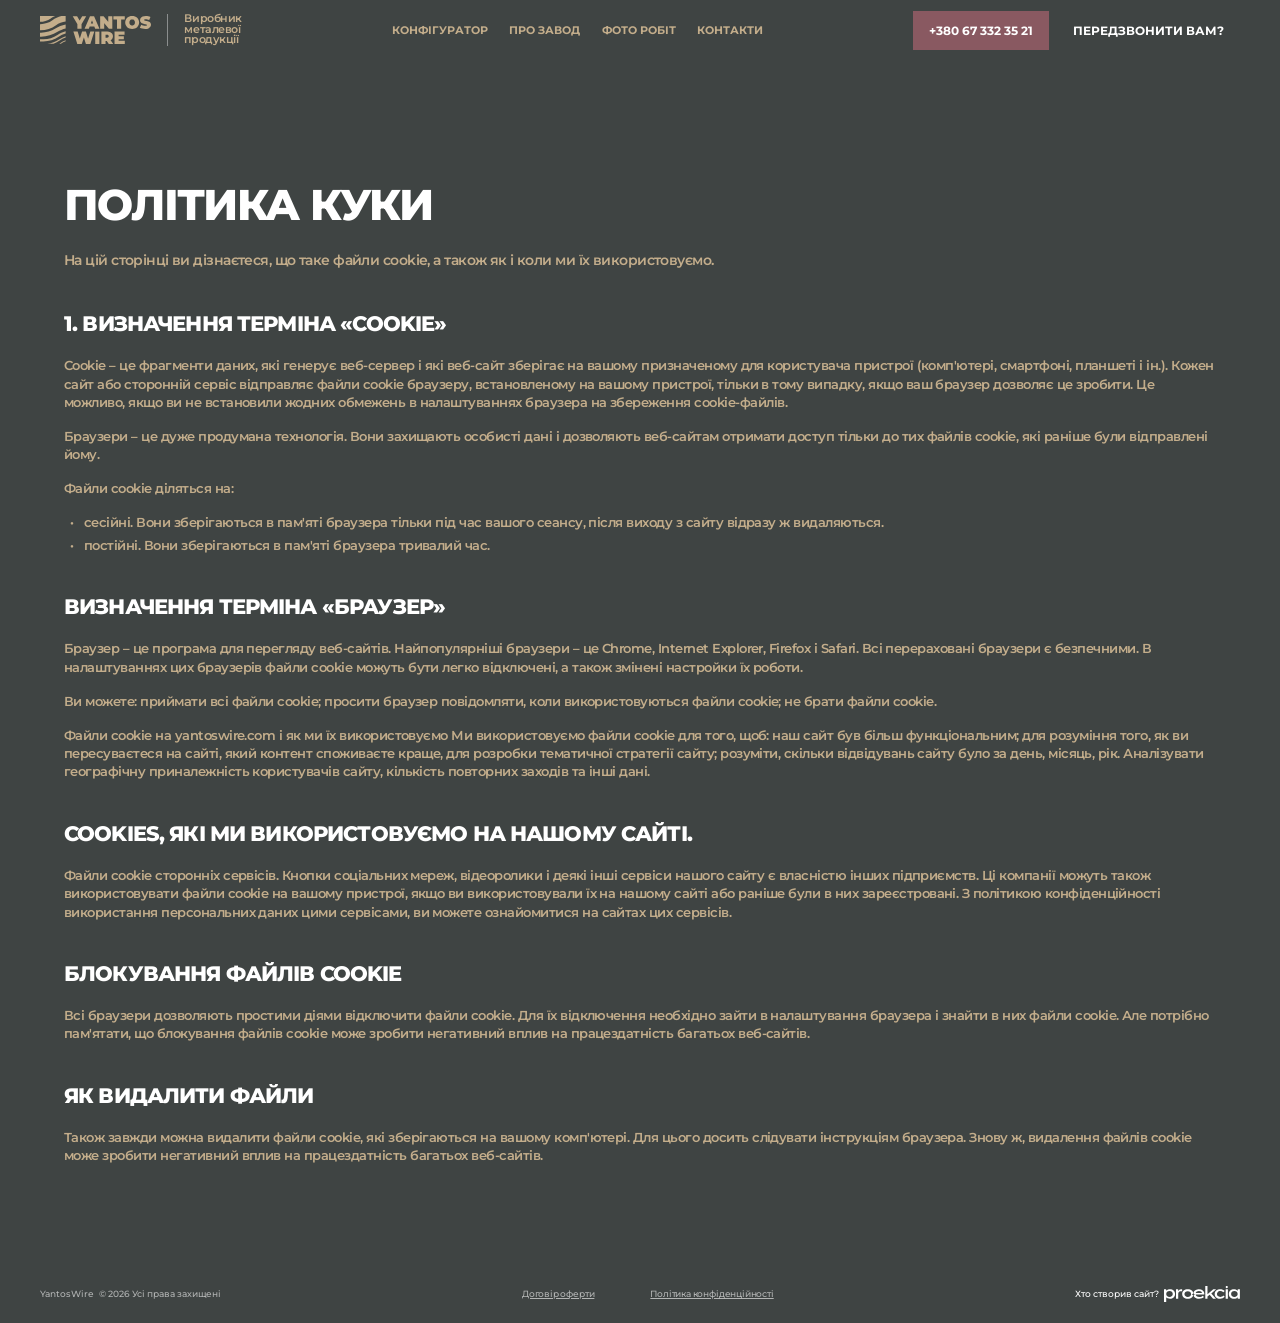
<file: cookies.html>
<!DOCTYPE html>
<html lang="uk">
<head>
  <meta charset="UTF-8">
  <meta name="viewport" content="width=device-width, initial-scale=1.0">
  <title>Політика куки — YantosWire</title>
  <link rel="preconnect" href="https://fonts.googleapis.com">
  <link rel="preconnect" href="https://fonts.gstatic.com" crossorigin>
  <link rel="stylesheet" href="css/styles.css">
  <link rel="stylesheet" href="css/policy.css">
</head>
<body>

<!-- ─── HEADER ───────────────────────────────────────────────────── -->
<header class="site-header hdr-theme-light" id="site-header">
  <a class="hdr-logo" href="index.html">
    <span class="hdr-logo-imgs">
      <img src="YantosWire_logo.svg" class="hdr-logo-img hdr-logo-img--dark" alt="YantosWire">
      <img src="YantosWire_logo_light.svg" class="hdr-logo-img hdr-logo-img--light" alt="YantosWire">
    </span>
    <div class="hdr-logo-sep"></div>
    <span class="hdr-logo-tagline">Виробник<br>металевої<br>продукції</span>
  </a>
  <nav class="hdr-nav">
    <a href="index.html#app">Конфігуратор</a>
    <a href="about.html">Про завод</a>
    <a href="works.html">Фото робіт</a>
    <a href="contacts.html">Контакти</a>
  </nav>
  <div class="hdr-right">
    <a href="tel:+380673323521" class="hdr-phone-btn">+380 67 332 35 21</a>
    <button class="hdr-cta">Передзвонити вам?</button>
  </div>
  <button class="hdr-burger" aria-label="Меню">
    <svg width="24" height="24" viewBox="0 0 24 24" fill="none" xmlns="http://www.w3.org/2000/svg">
      <rect x="3" y="6" width="18" height="2" fill="white"/>
      <rect x="3" y="11" width="18" height="2" fill="white"/>
      <rect x="3" y="16" width="18" height="2" fill="white"/>
    </svg>
  </button>
</header>

<!-- ─── MOBILE MENU ───────────────────────────────────────────────── -->
<div id="mob-menu" aria-hidden="true" aria-label="Навігація">
  <div class="mm-trigger" role="button" tabindex="0" aria-label="Відкрити меню">
    <svg width="24" height="24" viewBox="0 0 24 24" fill="none" xmlns="http://www.w3.org/2000/svg">
      <rect x="3" y="6"  width="18" height="2" fill="white"/>
      <rect x="3" y="11" width="18" height="2" fill="white"/>
      <rect x="3" y="16" width="18" height="2" fill="white"/>
    </svg>
  </div>
  <div class="mm-content">
    <div class="mm-head">
      <a class="mm-logo" href="index.html">
        <img src="YantosWire_logo_light.svg" class="mm-logo-img" alt="YantosWire">
        <div class="mm-logo-sep"></div>
        <span class="mm-logo-tag">Виробник<br>металевої<br>продукції</span>
      </a>
      <button class="mm-close" aria-label="Закрити меню">
        <svg width="24" height="24" viewBox="0 0 24 24" fill="none" xmlns="http://www.w3.org/2000/svg">
          <path d="M5 5L19 19M5 19L19 5" stroke="white" stroke-width="2" stroke-linecap="round"/>
        </svg>
      </button>
    </div>
    <nav class="mm-nav">
      <a href="index.html#app" class="mm-nav-item">Конфігуратор</a>
      <a href="about.html"     class="mm-nav-item">Про завод</a>
      <a href="works.html"     class="mm-nav-item">Фото робіт</a>
      <a href="contacts.html"  class="mm-nav-item">Контакти</a>
    </nav>
    <div class="mm-cta">
      <a href="tel:+380673323521" class="mm-phone">+380 67 332 35 21</a>
      <button class="mm-callback">Передзвонити вам?</button>
    </div>
  </div>
</div>

<!-- ─── MAIN ──────────────────────────────────────────────────────── -->
<main class="policy-main">
  <div class="policy-content">

    <div class="policy-header">
      <h1 class="policy-title">Політика куки</h1>
      <p class="policy-intro">На цій сторінці ви дізнаєтеся, що таке файли cookie, а також як і коли ми їх використовуємо.</p>
    </div>

    <div class="policy-sections">

      <section class="policy-section">
        <h2 class="policy-section-title">1. Визначення терміна «Cookie»</h2>
        <div class="policy-section-body">
          <p>Cookie – це фрагменти даних, які генерує веб-сервер і які веб-сайт зберігає на вашому призначеному для користувача пристрої (комп'ютері, смартфоні, планшеті і ін.). Кожен сайт або сторонній сервіс відправляє файли cookie браузеру, встановленому на вашому пристрої, тільки в тому випадку, якщо ваш браузер дозволяє це зробити. Це можливо, якщо ви не встановили жодних обмежень в налаштуваннях браузера на збереження cookie-файлів.</p>
          <p>Браузери – це дуже продумана технологія. Вони захищають особисті дані і дозволяють веб-сайтам отримати доступ тільки до тих файлів cookie, які раніше були відправлені йому.</p>
          <p>Файли cookie діляться на:</p>
          <ul>
            <li>сесійні. Вони зберігаються в пам'яті браузера тільки під час вашого сеансу, після виходу з сайту відразу ж видаляються.</li>
            <li>постійні. Вони зберігаються в пам'яті браузера тривалий час.</li>
          </ul>
        </div>
      </section>

      <section class="policy-section">
        <h2 class="policy-section-title">Визначення терміна «Браузер»</h2>
        <div class="policy-section-body">
          <p>Браузер – це програма для перегляду веб-сайтів. Найпопулярніші браузери – це Chrome, Internet Explorer, Firefox і Safari. Всі перераховані браузери є безпечними. В налаштуваннях цих браузерів файли cookie можуть бути легко відключені, а також змінені настройки їх роботи.</p>
          <p>Ви можете: приймати всі файли cookie; просити браузер повідомляти, коли використовуються файли cookie; не брати файли cookie.</p>
          <p>Файли cookie на yantoswire.com і як ми їх використовуємо Ми використовуємо файли cookie для того, щоб: наш сайт був більш функціональним; для розуміння того, як ви пересуваєтеся на сайті, який контент споживаєте краще, для розробки тематичної стратегії сайту; розуміти, скільки відвідувань сайту було за день, місяць, рік. Аналізувати географічну приналежність користувачів сайту, кількість повторних заходів та інші дані.</p>
        </div>
      </section>

      <section class="policy-section">
        <h2 class="policy-section-title">Cookies, які ми використовуємо на нашому сайті.</h2>
        <div class="policy-section-body">
          <p>Файли cookie сторонніх сервісів. Кнопки соціальних мереж, відеоролики і деякі інші сервіси нашого сайту є власністю інших підприємств. Ці компанії можуть також використовувати файли cookie на вашому пристрої, якщо ви використовували їх на нашому сайті або раніше були в них зареєстровані. З політикою конфіденційності використання персональних даних цими сервісами, ви можете ознайомитися на сайтах цих сервісів.</p>
        </div>
      </section>

      <section class="policy-section">
        <h2 class="policy-section-title">Блокування файлів Cookie</h2>
        <div class="policy-section-body">
          <p>Всі браузери дозволяють простими діями відключити файли cookie. Для їх відключення необхідно зайти в налаштування браузера і знайти в них файли cookie. Але потрібно пам'ятати, що блокування файлів cookie може зробити негативний вплив на працездатність багатьох веб-сайтів.</p>
        </div>
      </section>

      <section class="policy-section">
        <h2 class="policy-section-title">Як видалити файли</h2>
        <div class="policy-section-body">
          <p>Також завжди можна видалити файли cookie, які зберігаються на вашому комп'ютері. Для цього досить слідувати інструкціям браузера. Знову ж, видалення файлів cookie може зробити негативний вплив на працездатність багатьох веб-сайтів.</p>
        </div>
      </section>

    </div>
  </div>
</main>

<!-- ─── FOOTER ────────────────────────────────────────────────────── -->
<footer class="site-footer">
  <div class="ftr-inner">
    <div class="ftr-copy">
      <span class="ftr-copy-brand">YantosWire</span>
      <span class="ftr-copy-text">© <span class="ftr-year"></span> Усі права захищені</span>
    </div>
    <div class="ftr-links">
      <a href="cookies.html" class="ftr-link">Договір оферти</a>
      <a href="privacy.html" class="ftr-link">Політика конфіденційності</a>
    </div>
    <div class="ftr-credit">
      <span class="ftr-credit-text">Хто створив сайт?</span>
      <a href="https://proekcia.com" target="_blank" rel="noopener noreferrer" class="ftr-credit-logo">
        <img src="assets/images/Proekcia_logo.svg" alt="Proekcia" width="114" height="24" loading="lazy">
      </a>
    </div>
  </div>
</footer>

<script>
  document.querySelectorAll('.ftr-year').forEach(el => el.textContent = new Date().getFullYear());
  function setDvh() { document.documentElement.style.setProperty('--dvh', window.innerHeight * 0.01 + 'px'); }
  setDvh();
  window.addEventListener('resize', setDvh);
</script>
<script src="js/mob-menu.js"></script>

</body>
</html>
</file>
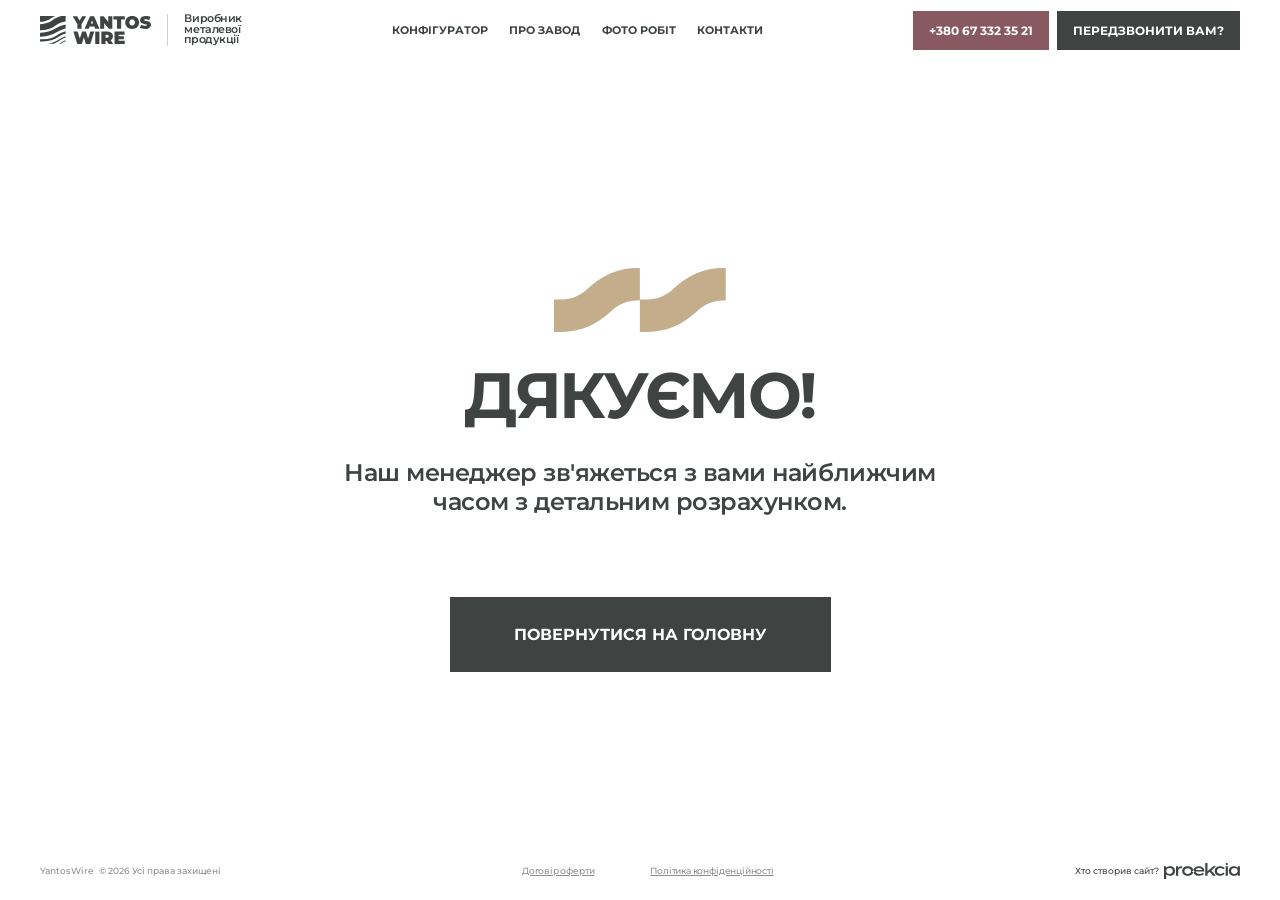
<file: thanks.html>
<!DOCTYPE html>
<html lang="uk">
<head>
  <meta charset="UTF-8">
  <meta name="viewport" content="width=device-width, initial-scale=1.0">
  <title>Дякуємо — YantosWire</title>
  <link rel="preconnect" href="https://fonts.googleapis.com">
  <link rel="preconnect" href="https://fonts.gstatic.com" crossorigin>
  <link rel="stylesheet" href="css/styles.css">
  <link rel="stylesheet" href="css/thanks.css">
</head>
<body>

<!-- ─── HEADER ───────────────────────────────────────────────────── -->
<header class="site-header" id="site-header">
  <a class="hdr-logo" href="index.html">
    <span class="hdr-logo-imgs">
      <img src="YantosWire_logo.svg" class="hdr-logo-img hdr-logo-img--dark" alt="YantosWire">
      <img src="YantosWire_logo_light.svg" class="hdr-logo-img hdr-logo-img--light" alt="YantosWire">
    </span>
    <div class="hdr-logo-sep"></div>
    <span class="hdr-logo-tagline">Виробник<br>металевої<br>продукції</span>
  </a>
  <nav class="hdr-nav">
    <a href="index.html#app">Конфігуратор</a>
    <a href="about.html">Про завод</a>
    <a href="works.html">Фото робіт</a>
    <a href="contacts.html">Контакти</a>
  </nav>
  <div class="hdr-right">
    <a href="tel:+380673323521" class="hdr-phone-btn">+380 67 332 35 21</a>
    <button class="hdr-cta">Передзвонити вам?</button>
  </div>
  <button class="hdr-burger" aria-label="Меню">
    <svg width="24" height="24" viewBox="0 0 24 24" fill="none" xmlns="http://www.w3.org/2000/svg">
      <rect x="3" y="6" width="18" height="2" fill="white"/>
      <rect x="3" y="11" width="18" height="2" fill="white"/>
      <rect x="3" y="16" width="18" height="2" fill="white"/>
    </svg>
  </button>
</header>

<!-- ─── MOBILE MENU ───────────────────────────────────────────────── -->
<div id="mob-menu" aria-hidden="true" aria-label="Навігація">
  <div class="mm-trigger" role="button" tabindex="0" aria-label="Відкрити меню">
    <svg width="24" height="24" viewBox="0 0 24 24" fill="none" xmlns="http://www.w3.org/2000/svg">
      <rect x="3" y="6"  width="18" height="2" fill="white"/>
      <rect x="3" y="11" width="18" height="2" fill="white"/>
      <rect x="3" y="16" width="18" height="2" fill="white"/>
    </svg>
  </div>
  <div class="mm-content">
    <div class="mm-head">
      <a class="mm-logo" href="index.html">
        <img src="YantosWire_logo_light.svg" class="mm-logo-img" alt="YantosWire">
        <div class="mm-logo-sep"></div>
        <span class="mm-logo-tag">Виробник<br>металевої<br>продукції</span>
      </a>
      <button class="mm-close" aria-label="Закрити меню">
        <svg width="24" height="24" viewBox="0 0 24 24" fill="none" xmlns="http://www.w3.org/2000/svg">
          <path d="M5 5L19 19M5 19L19 5" stroke="white" stroke-width="2" stroke-linecap="round"/>
        </svg>
      </button>
    </div>
    <nav class="mm-nav">
      <a href="index.html#app" class="mm-nav-item">Конфігуратор</a>
      <a href="about.html"     class="mm-nav-item">Про завод</a>
      <a href="works.html"     class="mm-nav-item">Фото робіт</a>
      <a href="contacts.html"  class="mm-nav-item">Контакти</a>
    </nav>
    <div class="mm-cta">
      <a href="tel:+380673323521" class="mm-phone">+380 67 332 35 21</a>
      <button class="mm-callback">Передзвонити вам?</button>
    </div>
  </div>
</div>

<!-- ─── MAIN ──────────────────────────────────────────────────────── -->
<main class="thanks-main" id="thanks-main">
  <div class="thanks-content">
    <div class="thanks-top">
      <img src="assets/images/thanks_icon.svg" alt="" class="thanks-icon" width="172" height="64">
      <div class="thanks-text">
        <h1 class="thanks-title">Дякуємо!</h1>
        <p class="thanks-desc">Наш менеджер зв'яжеться з вами найближчим часом з детальним розрахунком.</p>
      </div>
    </div>
    <a href="index.html" class="thanks-btn">Повернутися на головну</a>
  </div>
</main>

<!-- ─── FOOTER ────────────────────────────────────────────────────── -->
<footer class="site-footer site-footer--sandstone">
  <div class="ftr-inner">
    <div class="ftr-copy">
      <span class="ftr-copy-brand">YantosWire</span>
      <span class="ftr-copy-text">© <span class="ftr-year"></span> Усі права захищені</span>
    </div>
    <div class="ftr-links">
      <a href="cookies.html" class="ftr-link">Договір оферти</a>
      <a href="privacy.html" class="ftr-link">Політика конфіденційності</a>
    </div>
    <div class="ftr-credit">
      <span class="ftr-credit-text">Хто створив сайт?</span>
      <a href="https://proekcia.com" target="_blank" rel="noopener noreferrer" class="ftr-credit-logo">
        <img src="assets/images/Proekcia_logo.svg" alt="Proekcia" width="114" height="24" loading="lazy">
      </a>
    </div>
  </div>
</footer>

<script>
  document.querySelectorAll('.ftr-year').forEach(el => el.textContent = new Date().getFullYear());
  function setDvh() { document.documentElement.style.setProperty('--dvh', window.innerHeight * 0.01 + 'px'); }
  setDvh();
  window.addEventListener('resize', setDvh);
</script>
<script src="js/mob-menu.js"></script>

</body>
</html>
</file>
<file: css/styles.css>
@import url('https://fonts.googleapis.com/css2?family=Montserrat:wght@500;600;700;900&family=Inter:wght@400;500&display=swap');

*,*::before,*::after{box-sizing:border-box;margin:0;padding:0}

/* ─── DESIGN TOKENS ──────────────────────────────────────────── */
:root{
  --graphite:#3F4443;
  --sandstone:#C3AD8B;
  --marsala:#895961;
  --slate:#5B6770;
  --porcelain:#EEEEEE;
  --panel-bg:#F9F8F8;
  --white:#FFFFFF;
  --border:#DDD9D3;
  --text:#2A2C2B;
  --muted:#8A8680;
  --radius:6px;
  --header-h: clamp(60px, 4.323vw, 120px);  /* 83px @ 1920 */
  --footer-h: clamp(50px, 4.583vw, 88px);   /* 88px @ 1920 */
  --panel-w:  clamp(380px, 33.542vw, 780px); /* 644px @ 1920 */
  --gap-sm:   clamp(6px,  0.417vw, 12px);   /* 8px @ 1920 */
  --pad-h:    clamp(24px, 2.5vw,   64px);   /* 48px @ 1920 */
  --pad-v:    clamp(28px, 2.5vw,   64px);   /* 48px @ 1920 */
  --pad-outer:clamp(18px, 1.667vw, 48px);   /* 32px @ 1920 */
}

html,body{width:100%;height:100%;overflow:hidden;background:var(--sandstone);}
body{font-family:'Inter',sans-serif;color:var(--text);}

/* ─── HERO BACKGROUND VIDEO — hidden, replaced by CSS sandstone ── */
#hero-bg{display:none;}

/* ─── CANVAS ─────────────────────────────────────────────────── */
#main-canvas{
  position:fixed;top:0;left:0;
  width:100%;height:100%;z-index:0;
  pointer-events:none;touch-action:none;
}
@media(max-width:768px){
  #main-canvas{pointer-events:none;touch-action:none;z-index:1;}
  #main-canvas.touch-active{pointer-events:auto;}
}

/* ─── SITE HEADER ────────────────────────────────────────────── */
.site-header{
  position:fixed;top:0;left:0;width:100%;
  height:var(--header-h);
  display:flex;align-items:center;justify-content:space-between;
  padding:0 clamp(20px, 3.125vw, 60px);
  background:transparent;
  z-index:200;
}
.hdr-logo{
  display:flex;align-items:center;
  text-decoration:none;
  flex-shrink:0;
}

/* Обгортка для двох логотипів (темний / світлий) */
.hdr-logo-imgs{
  position:relative;
  height:clamp(28px,2.083vw,40px);
  display:inline-flex;
  align-items:center;
  flex-shrink:0;
}
.hdr-logo-img{
  height:100%;width:auto;
  display:block;
  transition:opacity 0.35s ease;
}
.hdr-logo-img--light{
  position:absolute;top:0;left:0;
  opacity:0;
}
.hdr-logo-img--dark{opacity:1;}

.hdr-logo-sep{
  width:1px;height:clamp(32px,2.5vw,48px);
  background:rgba(63,68,67,0.25); /* dark за замовчуванням */
  margin:0 clamp(10px,1.25vw,24px);
  flex-shrink:0;
  transition:background 0.35s ease;
}
.hdr-logo-tagline{
  font-family:'Montserrat',sans-serif;font-weight:600;
  font-size:clamp(9px,0.833vw,16px);line-height:100%;
  letter-spacing:-0.04em;
  color:var(--graphite); /* dark за замовчуванням */
  transition:color 0.35s ease;
}
.hdr-nav--active{opacity:0.55;pointer-events:none;}
.hdr-burger{display:none;}
#mob-menu{display:none;}

/* ─── LIGHT THEME: хедер на тёмному фоні (graphite hero) ─── */
.site-header.hdr-theme-light .hdr-logo-img--dark{opacity:0;}
.site-header.hdr-theme-light .hdr-logo-img--light{opacity:1;}
.site-header.hdr-theme-light .hdr-logo-sep{background:rgba(255,255,255,0.4);}
.site-header.hdr-theme-light .hdr-logo-tagline{color:var(--sandstone);}
.site-header.hdr-theme-light .hdr-nav a{color:var(--sandstone);}
.hdr-nav{
  display:flex;align-items:center;gap:clamp(18px, 1.667vw, 48px);
}
.hdr-nav a{
  font-family:'Montserrat',sans-serif;font-weight:700;font-size:clamp(11px, 0.729vw, 16px);
  letter-spacing:0;color:var(--graphite);text-decoration:none;text-transform:uppercase;
  transition:opacity 0.15s, color 0.35s ease;
}
.hdr-nav a:hover{opacity:0.7;}
.hdr-right{display:flex;align-items:center;gap:8px;}
.hdr-phone-btn{
  display:flex;align-items:center;justify-content:center;
  padding:clamp(12px, 0.833vw, 20px) clamp(16px, 1.25vw, 32px);
  background:var(--marsala);color:#fff;
  font-family:'Montserrat',sans-serif;font-weight:700;font-size:clamp(12px, 0.833vw, 20px);
  text-transform:uppercase;text-decoration:none;white-space:nowrap;
  transition:opacity 0.15s;
}
.hdr-phone-btn:hover{opacity:0.88;}
.hdr-cta{
  display:flex;align-items:center;justify-content:center;
  padding:clamp(12px, 0.833vw, 20px) clamp(16px, 1.25vw, 32px);
  background:var(--graphite);color:#fff;
  border:none;cursor:pointer;
  font-family:'Montserrat',sans-serif;font-weight:700;font-size:clamp(12px, 0.833vw, 20px);
  text-transform:uppercase;white-space:nowrap;
  transition:opacity 0.15s;
}
.hdr-cta:hover{opacity:0.85;}

/* ─── SITE FOOTER ────────────────────────────────────────────── */
.site-footer{
  position:fixed;bottom:0;left:0;width:100%;
  z-index:150;
}
/* ─── HERO ───────────────────────────────────────────────────── */
#hero{
  position:fixed;top:0;left:0;
  width:100%;height:100%;
  z-index:10;
  overflow:hidden;
  transition:opacity 0.5s ease,transform 0.5s ease;
}
#hero.hiding{opacity:0;transform:translateY(-16px);}

/* Title */
h1{
  font-family:'Montserrat',sans-serif;font-weight:800;
  font-size:clamp(32px,4.167vw,80px);line-height:1.2;
  letter-spacing:-0.04em;color:var(--graphite);
  text-transform:uppercase;
  animation:fadeUp 0.5s ease both;animation-delay:0.1s;
}
#hero h1{
  position:absolute;
  left:50%;transform:translateX(-50%);
  top:16.57vh;
  opacity:0;
  animation:none;
  width:clamp(320px,58.75vw,1128px);
  text-align:center;
  margin:0;
}
#hero h1.wipe-heading{align-items:center;}

/* CTA button */
.hero-cta{
  position:absolute;
  left:50%;transform:translateX(-50%);
  top:49.07vh;
  width:clamp(260px,32.4vw,622px);
  height:clamp(60px,11.11vh,120px);
  background:#FFFFFF;
  border:none;border-radius:170px;
  font-family:'Montserrat',sans-serif;font-weight:700;
  font-size:clamp(13px,1.042vw,20px);letter-spacing:-0.02em;
  text-transform:uppercase;color:var(--graphite);
  cursor:pointer;
  transition:background 0.2s,transform 0.15s;
  z-index:12;
}
.hero-cta:hover{background:#FFE4E6;transform:translateX(-50%) translateY(-2px);}
.hero-cta:active{transform:translateX(-50%) translateY(0);}

/* Feature badges */
.hero-feats{
  position:absolute;
  left:50%;transform:translateX(-50%);
  top:76.67vh;
  width:clamp(480px,48.7vw,935px);
  display:flex;flex-direction:row;justify-content:space-between;align-items:flex-start;
}
.hero-feat{
  display:flex;flex-direction:row;align-items:center;
  gap:clamp(8px,0.729vw,14px);
}
.hero-feat-icon{
  width:clamp(44px,4.167vw,80px);height:clamp(44px,4.167vw,80px);
  background:var(--graphite);border-radius:50%;
  flex-shrink:0;
  display:flex;align-items:center;justify-content:center;
}
.hero-feat-icon--text span{
  font-family:'Montserrat',sans-serif;font-weight:700;
  font-size:clamp(11px,1.25vw,24px);letter-spacing:-0.04em;
  color:var(--sandstone);
}
.hero-feat-icon svg{
  width:clamp(14px,1.667vw,32px);height:auto;
}
.hero-feat p{
  font-family:'Montserrat',sans-serif;font-weight:700;
  font-size:clamp(10px,1.042vw,20px);letter-spacing:-0.04em;
  color:var(--graphite);line-height:1.2;
}

/* Mobile footer strip: hidden on desktop */
.hero-mob-foot { display:none; }

/* ─── CONFIGURATOR APP ──────────────────────────────────────── */
#app{
  position:fixed;top:0;left:0;
  width:100%;height:100%;
  z-index:5;
  display:flex;flex-direction:column;
  opacity:0;pointer-events:none;
  transition:opacity 0.45s ease;
}
#app.visible{opacity:1;pointer-events:auto;}
#app.visible ~ .site-footer{opacity:1;pointer-events:auto;}

.main{
  display:flex;flex:1;
  padding-top:var(--header-h);
  padding-bottom:var(--footer-h);
  overflow:hidden;
}

/* ─── 3D VIEWPORT ───────────────────────────────────────────── */
#viewport{flex:1;position:relative;overflow:hidden;background:transparent;}
.stats-overlay{position:absolute;top:12px;left:12px;display:flex;gap:5px;}
.stat-chip{
  background:rgba(255,255,255,0.88);border:1px solid var(--border);
  border-radius:var(--radius);padding:4px 9px;
  font-family:ui-monospace,'SF Mono','Cascadia Code','Consolas',monospace;
  font-size:12px;color:var(--muted);
}
.stat-chip span{color:var(--graphite);font-weight:500;}
#perf-overlay{
  position:absolute;top:12px;right:12px;
  display:flex;flex-direction:column;align-items:flex-end;gap:4px;
  font-family:ui-monospace,'SF Mono','Cascadia Code','Consolas',monospace;
  font-size:12px;pointer-events:none;
}
#perf-overlay .perf-row{
  background:rgba(255,255,255,0.88);border:1px solid var(--border);
  border-radius:var(--radius);padding:4px 9px;
  display:flex;align-items:center;gap:6px;color:var(--muted);
}
#perf-overlay .perf-val{font-weight:600;color:var(--graphite);min-width:36px;text-align:right;}
#perf-overlay .perf-bar{width:60px;height:5px;background:#e0ddd8;border-radius:3px;overflow:hidden;}
#perf-overlay .perf-bar-fill{height:100%;border-radius:3px;transition:width 0.2s,background 0.2s;}
.viewport-hint{
  position:absolute;bottom:12px;left:50%;transform:translateX(-50%);
  font-size:12px;color:var(--muted);letter-spacing:0.5px;
  font-family:ui-monospace,'SF Mono','Cascadia Code','Consolas',monospace;
  background:rgba(255,255,255,0.85);padding:4px 12px;
  border-radius:20px;border:1px solid var(--border);pointer-events:none;
}

/* ─── SIDE PANEL ─────────────────────────────────────────────── */
.panel{
  width:var(--panel-w);flex-shrink:0;
  background:var(--panel-bg);
  border:none;
  display:flex;flex-direction:column;
  overflow:hidden;
  margin:clamp(10px, 0.729vw, 20px) clamp(20px, 3.125vw, 60px) clamp(10px, 0.729vw, 20px) 0;
}

/* ─── STEP BAR ───────────────────────────────────────────────── */
.step-bar {
  display: flex;
  flex-direction: row;
  width: 100%;
  height: 24px;
  flex-shrink: 0;
  overflow: hidden;
}

.step-bar__item {
  display: flex;
  flex-direction: row;
  align-items: center;
  padding: 2px 6px;
  gap: 8px;
  height: 24px;
  background: #EEEEEE;
  border-left: 1px solid #FFFFFF;
  overflow: hidden;
  white-space: nowrap;
  box-sizing: border-box;
  flex: 0 0 48px;
}
.step-bar__item:first-child { border-left: none; }

.step-bar__item.is-active {
  background: var(--graphite);
  flex: 1;
}
.step-bar__item.is-done {
  background: #EEEEEE;
}

.step-bar__num {
  font-family: 'Montserrat', sans-serif;
  font-weight: 600;
  font-size: 16px;
  line-height: 120%;
  letter-spacing: -0.04em;
  color: var(--graphite);
  flex-shrink: 0;
}
.step-bar__item.is-active .step-bar__num { color: #EEEEEE; }

.step-bar__label {
  font-family: 'Montserrat', sans-serif;
  font-weight: 600;
  font-size: 14px;
  line-height: 120%;
  letter-spacing: -0.04em;
  color: #FFFFFF;
  opacity: 0;
}
.step-bar__item.is-active .step-bar__label { opacity: 1; }

/* ─── STEP CONTENT ───────────────────────────────────────────── */
.step-content{display:none;flex-direction:column;flex:1;overflow:hidden;}
.step-content.active{display:flex;}

/* Step body: scrollable content area */
.step-body{
  flex:1;overflow-y:auto;
  display:flex;flex-direction:column;
}
.step-body::-webkit-scrollbar{width:3px;}
.step-body::-webkit-scrollbar-thumb{background:var(--border);border-radius:2px;}

/* ─── PANEL TITLE ────────────────────────────────────────────── */
.panel-title{
  font-family:'Montserrat',sans-serif;font-weight:700;
  font-size:clamp(17px, 1.25vw, 30px);line-height:1.2;letter-spacing:-0.04em;
  color:var(--graphite);
  padding:var(--pad-v) var(--pad-h) 0;
  margin-bottom:0;
  flex-shrink:0;
  position:sticky;top:0;z-index:2;
  background:var(--panel-bg);
}
#app .panel-title{background:var(--graphite);}

/* ─── STEP 2: fit all accordions without scroll ─────────────── */
#step-2.step-content{overflow:hidden;}
#step-2 .step-body{overflow:hidden;}
#step-2 .accord-list{flex:1;display:flex;flex-direction:column;overflow:hidden;}
#step-2 #acc-standard.accord-open{flex:1;display:flex;flex-direction:column;min-height:0;}
#step-2 #acc-standard .accord-body{flex:1;min-height:0;max-height:none;overflow-y:auto;}
#step-2 #acc-custom,#step-2 #acc-consult{flex-shrink:0;}

/* ─── STEP 0: DIM BOXES ─────────────────────────────────────── */
.dim-grid{
  display:flex;gap:var(--gap-sm);
  padding:clamp(14px, 1.25vw, 30px) var(--pad-h) 0;
}
.dim-box{
  flex:1;
  background:var(--porcelain);
  padding:clamp(18px, 1.458vw, 36px) clamp(10px, 0.833vw, 20px) clamp(10px, 0.833vw, 20px);
  display:flex;flex-direction:column;align-items:center;gap:clamp(18px, 1.458vw, 36px);
}
.dim-label{
  font-family:'Montserrat',sans-serif;font-weight:600;
  font-size:clamp(12px, 0.833vw, 20px);line-height:1.2;letter-spacing:-0.04em;
  text-align:center;color:var(--graphite);
}
.dim-value{
  font-family:'Montserrat',sans-serif;font-weight:600;
  font-size:clamp(24px, 1.667vw, 42px);line-height:1;letter-spacing:-0.04em;
  color:var(--graphite);
  position:relative;overflow:hidden;
  height:1.25em;width:100%;
  display:flex;align-items:center;justify-content:center;
  cursor:text;
}
.dim-slot{
  position:absolute;inset:0;
  display:flex;align-items:center;justify-content:center;
  will-change:transform;
  transition:opacity 0.1s;
}
.dim-input{
  position:absolute;inset:0;
  width:100%;height:100%;
  border:none;background:transparent;
  text-align:center;
  font-family:'Montserrat',sans-serif;font-weight:600;
  font-size:inherit;letter-spacing:-0.04em;
  color:var(--graphite);
  outline:none;padding:0;
  -moz-appearance:textfield;
  display:none;
}
.dim-input::-webkit-outer-spin-button,
.dim-input::-webkit-inner-spin-button{-webkit-appearance:none;}
.dim-btns{
  display:flex;gap:var(--gap-sm);width:100%;
}
.dim-btn{
  flex:1;height:clamp(36px, 2.5vw, 60px);
  background:var(--white);border:none;
  font-size:clamp(18px, 1.146vw, 28px);color:var(--graphite);
  touch-action:manipulation;
  cursor:pointer;
  display:flex;align-items:center;justify-content:center;
  transition:background 0.15s;
  font-family:'Montserrat',sans-serif;font-weight:400;
}
.dim-btn:hover{background:#f0eeec;}
.dim-btn:active{background:#e8e6e3;}

/* ─── STEP 1: PACKAGE GRID ───────────────────────────────────── */
.pkg-grid{
  display:grid;grid-template-columns:1fr 1fr;
  gap:var(--gap-sm);
  padding:clamp(14px, 1.25vw, 30px) var(--pad-h) clamp(10px, 1.042vw, 26px);
}
.pkg-card{
  background:var(--white);
  border:none;
  padding:clamp(10px, 0.833vw, 20px);
  cursor:pointer;
  position:relative;
  display:flex;flex-direction:column;align-items:flex-start;gap:0;
  min-height:clamp(130px, 10vw, 200px);
  box-shadow:0 2px 8px rgba(0,0,0,0.06);
  transition:transform 0.25s cubic-bezier(0.34,1.56,0.64,1), box-shadow 0.25s ease;
  will-change:transform;
}
.pkg-card:hover{transform:none;box-shadow:0 2px 8px rgba(0,0,0,0.06);}
.pkg-card.selected{
  transform:translateY(0);
  box-shadow:0 2px 8px rgba(0,0,0,0.06);
}
.pkg-check{
  position:absolute;
  top:clamp(10px, 0.833vw, 16px);
  left:clamp(10px, 0.833vw, 16px);
  width:24px;height:24px;
  background:url('../assets/images/check_icon.svg') center/cover no-repeat;
  border:none;flex-shrink:0;
  visibility:hidden;
}
.pkg-card.selected .pkg-check{visibility:visible;}
.pkg-preview{
  width:100%;flex:1;
  background:#fff;
  display:flex;align-items:center;justify-content:center;
  overflow:hidden;margin-bottom:clamp(6px, 0.521vw, 12px);
}
.pkg-preview img{
  width:100%;height:100%;
  object-fit:contain;display:block;
}
.pkg-label{
  font-family:'Montserrat',sans-serif;font-weight:600;
  font-size:clamp(13px, 0.729vw, 16px);line-height:1.3;color:var(--graphite);
  letter-spacing:-0.02em;
}

/* ─── STEP 4: DELIVERY ───────────────────────────────────────── */
.delivery-banner{
  background:#895961;
  margin:clamp(12px,1.042vw,24px) var(--pad-h) 0;
  padding:clamp(16px,1.25vw,28px) clamp(20px,1.563vw,36px);
  display:flex;
  align-items:center;
  gap:clamp(16px,1.25vw,28px);
  min-height:clamp(80px,5.938vw,114px);
  flex-shrink:0;
}
.delivery-text{
  font-family:'Montserrat',sans-serif;font-weight:800;
  font-size:clamp(14px,1.042vw,20px);color:#fff;
  line-height:1.2;letter-spacing:-0.02em;
  flex-shrink:0;
}
.delivery-desc{
  font-family:'Montserrat',sans-serif;font-weight:400;
  font-size:clamp(11px,0.729vw,14px);color:rgba(255,255,255,0.85);
  line-height:1.4;letter-spacing:-0.01em;
}

.config-fields{padding:clamp(10px, 0.833vw, 20px) var(--pad-h) 0;}
.config-field{margin-bottom:var(--gap-sm);}
.config-field-box{
  background:var(--white);
  border:1px solid var(--border);
  padding:clamp(8px, 0.625vw, 16px) clamp(10px, 0.833vw, 20px) clamp(10px, 0.729vw, 18px);
  transition:border-color 0.15s;
}
.config-field-box:focus-within{border-color:var(--graphite);}
.config-field-box--ta{padding-bottom:8px;}
.config-field-label{
  font-family:'Montserrat',sans-serif;font-weight:500;
  font-size:clamp(10px, 0.625vw, 14px);color:var(--muted);
  margin-bottom:4px;display:block;
  letter-spacing:-0.01em;
}
.config-field-input{
  width:100%;background:transparent;border:none;outline:none;
  font-family:'Inter',sans-serif;font-size:clamp(13px, 0.833vw, 20px);
  color:var(--graphite);line-height:1.4;
  -webkit-text-size-adjust:100%;
}
.config-field-input::placeholder{color:var(--border);}

/* ─── STEP 3: ACCORDION ─────────────────────────────────────── */
.accord-list{
  padding:clamp(14px, 1.25vw, 30px) var(--pad-h) 0;
  display:flex;flex-direction:column;gap:0;
}
.accord-item{
  border:none;
  margin-bottom:clamp(5px,0.417vw,12px);
  background:#EEEEEE;
}
.accord-head{
  display:flex;align-items:center;gap:clamp(8px, 0.625vw, 16px);
  padding:clamp(10px, 0.833vw, 20px);
  cursor:pointer;
  user-select:none;
}
.accord-radio{
  width:20px;height:20px;border-radius:50%;
  border:2px solid var(--border);
  flex-shrink:0;
  position:relative;
  transition:border-color 0.15s;
}
.accord-radio--on{
  border-color:var(--graphite);
}
.accord-radio--on::after{
  content:'';
  position:absolute;
  inset:3px;border-radius:50%;
  background:var(--graphite);
}
.accord-label{
  flex:1;
  font-family:'Montserrat',sans-serif;font-weight:600;
  font-size:clamp(14px, 1.172vw, 18px);color:var(--graphite);
  letter-spacing:-0.02em;
}
.accord-chevron{
  display:flex;align-items:center;
  flex-shrink:0;
  transition:transform 0.2s ease;
}
/* Collapsed chevron rotates 180° (points down) */
.accord-item:not(.accord-open) .accord-chevron{
  transform:rotate(180deg);
}
.accord-item.accord-open .accord-chevron{
  transform:rotate(0deg);
}

.accord-body{
  display:none;
  border-top:1px solid var(--border);
  max-height:clamp(240px, 26vh, 400px);
  overflow-y:auto;
}
.accord-item.accord-open .accord-body{display:block;}

/* Discount marquee inside accordion */
.accord-marquee-wrap{
  overflow:hidden;
  background:#C3AD8B;
  height:clamp(14px, 1.25vw, 18px);
  display:flex;align-items:center;
}
.accord-marquee{
  display:inline-block;white-space:nowrap;
  animation:marqueeScroll 12s linear infinite;
  font-family:'Montserrat',sans-serif;font-weight:600;
  font-size:12px;letter-spacing:-0.04em;
  color:#3F4443;text-transform:none;
}

/* Fence style grid inside accordion */
.style-grid{
  display:grid;grid-template-columns:1fr 1fr;
  gap:var(--gap-sm);padding:clamp(8px, 0.625vw, 16px);
  align-items:start;
}
.style-card{
  background:#FFFFFF;
  border:1px solid var(--border);
  padding:clamp(6px,0.521vw,16px) clamp(6px,0.521vw,16px) clamp(8px,0.625vw,12px);
  cursor:pointer;position:relative;
  display:flex;flex-direction:column;gap:0;
  transition:border-color 0.15s;
}
.style-card:hover{border-color:var(--graphite);}
.style-card.selected{border-color:var(--graphite);}
.style-check{
  position:absolute;top:8px;left:8px;z-index:2;
  width:24px;height:24px;
  background:url('../assets/images/check_icon.svg') center/cover no-repeat;
  border:none;
  visibility:hidden;
}
.style-card.selected .style-check{visibility:visible;}
.style-preview{
  width:100%;height:clamp(100px,8.333vw,155px);background:#fff;
  display:flex;align-items:flex-end;justify-content:center;
  overflow:hidden;margin-bottom:clamp(6px,0.521vw,10px);
}
.style-preview img{width:100%;height:100%;object-fit:contain;object-position:center bottom;}
.style-label{
  font-family:'Montserrat',sans-serif;font-weight:600;
  font-size:clamp(12px, 0.833vw, 16px);color:var(--graphite);
  letter-spacing:-0.04em;text-align:center;
}

/* ─── COLOR SELECTION (Step 4) ───────────────────────────────── */
.color-grid{
  display:flex;flex-direction:column;gap:var(--gap-sm);
  padding:clamp(14px, 1.25vw, 30px) var(--pad-h) clamp(10px, 1.042vw, 26px);
}
.color-card{
  display:flex;align-items:center;gap:clamp(12px, 1vw, 20px);
  background:var(--white);
  border:2px solid transparent;
  border-radius:var(--radius);
  padding:clamp(10px, 0.833vw, 18px) clamp(14px, 1.25vw, 24px);
  cursor:pointer;
  box-shadow:0 2px 8px rgba(0,0,0,0.06);
  transition:transform 0.25s cubic-bezier(0.34,1.56,0.64,1), box-shadow 0.25s ease, border-color 0.2s;
}
.color-card:hover{
  transform:translateY(-3px);
  box-shadow:0 8px 24px rgba(0,0,0,0.12);
}
.color-card.selected{
  border-color:var(--graphite);
  transform:translateY(0);
  box-shadow:0 2px 8px rgba(0,0,0,0.06);
}
.color-swatch{
  width:clamp(36px, 2.6vw, 48px);height:clamp(36px, 2.6vw, 48px);
  border-radius:50%;
  border:1px solid rgba(0,0,0,0.12);
  flex-shrink:0;
}
.color-info{ flex:1; }
.color-name{
  font-family:'Montserrat',sans-serif;font-weight:700;
  font-size:clamp(14px, 1vw, 18px);color:var(--text);letter-spacing:-0.02em;
}
.color-ral{
  font-family:'Montserrat',sans-serif;font-size:clamp(11px, 0.7vw, 13px);
  color:var(--muted);margin-top:2px;
}
.color-check{
  width:clamp(16px, 1.146vw, 22px);height:clamp(16px, 1.146vw, 22px);
  border:2px solid var(--border);border-radius:50%;
  flex-shrink:0;position:relative;
  transition:background 0.15s, border-color 0.15s;
  visibility:hidden;
}
.color-card.selected .color-check{
  visibility:visible;
  background:var(--graphite);border-color:var(--graphite);
}
.color-card.selected .color-check::after{
  content:'✓';position:absolute;inset:0;
  display:flex;align-items:center;justify-content:center;
  color:#fff;font-size:clamp(9px, 0.6vw, 12px);font-weight:700;
}

/* ─── PANEL NAV BUTTONS ─────────────────────────────────────── */
.panel-nav{
  display:flex;gap:var(--gap-sm);
  padding:clamp(14px, 1.25vw, 30px) var(--pad-h) clamp(20px, 2.083vw, 52px);
  flex-shrink:0;
}
.btn-back{
  padding:clamp(12px, 0.833vw, 20px) clamp(18px, 1.458vw, 36px);
  background:var(--panel-bg);
  border:2px solid rgba(63,68,67,0.3);
  border-radius:0;
  overflow:hidden;
  font-family:'Montserrat',sans-serif;font-weight:700;
  font-size:clamp(11px, 0.729vw, 16px);text-transform:uppercase;
  color:var(--graphite);
  cursor:pointer;white-space:nowrap;
  transition:border-color 0.15s,background 0.15s;
}
.btn-back:hover{border-color:var(--graphite);background:#f0efed;}
.btn-next{
  flex:1;
  padding:clamp(16px, 1.25vw, 30px);
  background:var(--graphite);color:#fff;
  border:none;border-radius:0;
  font-family:'Montserrat',sans-serif;font-weight:700;
  font-size:clamp(12px, 0.833vw, 20px);text-transform:uppercase;
  cursor:pointer;
  transition:opacity 0.15s;
}
.btn-next:hover{opacity:0.85;}
.panel-nav--single .btn-next{width:100%;flex:none;}

/* ─── SUCCESS SCREEN ─────────────────────────────────────────── */
.success-screen{
  display:none;flex-direction:column;align-items:center;justify-content:center;
  flex:1;padding:clamp(24px,2.083vw,56px);text-align:center;
}
.success-screen.active{display:flex;}
.success-icon{
  font-size:clamp(32px,2.5vw,64px);color:var(--graphite);
  margin-bottom:clamp(12px,1.042vw,28px);
}
.success-title{
  font-family:'Montserrat',sans-serif;font-weight:700;
  font-size:clamp(16px,1.146vw,28px);color:var(--graphite);
  margin-bottom:clamp(8px,0.625vw,16px);
}
.success-desc{
  font-size:clamp(11px,0.729vw,18px);color:var(--muted);line-height:1.6;margin-bottom:clamp(16px,1.458vw,36px);
  max-width:clamp(220px,16.667vw,400px);
}
.btn-restart{
  padding:clamp(12px,0.833vw,22px) clamp(20px,1.667vw,44px);
  background:var(--white);border:1px solid var(--border);
  border-radius:70px;
  font-family:'Montserrat',sans-serif;font-weight:700;
  font-size:clamp(10px,0.677vw,16px);letter-spacing:clamp(0.5px,0.052vw,2px);text-transform:uppercase;
  cursor:pointer;color:var(--graphite);
  transition:border-color 0.15s;
}
.btn-restart:hover{border-color:var(--graphite);}

/* ─── CONFIGURATOR DARK THEME ─────────────────────────────────────
   Scoped to #app — only affects the configurator panel
   ──────────────────────────────────────────────────────────────── */
/* Prevent iOS double-tap zoom on all interactive elements */
#app button,#app .pkg-card,#app .accord-head,#app .style-card,#app .color-card{
  touch-action:manipulation;
}

#app{--panel-bg:var(--graphite);}
#app .panel-title{color:#fff;}
#app .dim-btn{background:var(--marsala);color:#fff;}
#app .dim-btn:hover{background:#7a4f57;}
#app .dim-btn:active{background:#6e4750;}
#app .style-card{background:#FFFFFF;border-color:rgba(255,255,255,0.12);}
#app .style-card:hover{border-color:rgba(255,255,255,0.4);}
#app .style-card.selected{border-color:rgba(255,255,255,0.8);}
#app .style-label{color:var(--graphite);}
#app .btn-back{background:transparent;border-color:#EEEEEE;color:#fff;}
#app .btn-back:hover{background:rgba(255,255,255,0.08);border-color:rgba(255,255,255,0.5);}
#app .btn-next{background:#fff;color:var(--graphite);}
#app .success-icon{color:var(--sandstone);}
#app .success-title{color:#fff;}
#app .success-desc{color:rgba(255,255,255,0.6);}
#app .btn-restart{background:transparent;border-color:rgba(255,255,255,0.25);color:#fff;}
#app .btn-restart:hover{border-color:rgba(255,255,255,0.5);}

/* ─── WIPE-REVEAL (заголовки) ─────────────────────────────────── */
h1.wipe-heading,
h2.wipe-heading{
  animation:none!important;
  display:flex!important;flex-direction:column;align-items:flex-start;
  opacity:0;
}
h1.wipe-heading.is-visible,
h2.wipe-heading.is-visible,
#hero h1.wipe-heading.is-visible{
  opacity:1;
}

.wipe-line{
  display:block;overflow:hidden;position:relative;
  padding:0.18em 0.12em;
  margin:-0.18em -0.12em;
}
.wipe-line-in{
  display:block;transform:translateY(140%);
}

/* Головний блок-завіса (sandstone) */
.wipe-line::before{
  content:'';position:absolute;inset:0;
  background:var(--sandstone);
  transform:translateX(-101%);z-index:2;pointer-events:none;
}
/* Акцентний блок (marsala) — повна висота рядка, 45% ширини */
.wipe-line::after{
  content:'';position:absolute;
  inset:0;width:45%;
  background:var(--marsala);
  transform:translateX(-101%);z-index:3;pointer-events:none;
}

/* Запуск по .is-visible ─────── */
.wipe-heading.is-visible .wipe-line::before{
  animation:wipeCurtain 0.72s cubic-bezier(0.77,0,0.18,1) forwards;
  animation-delay:calc(var(--i)*0.14s + 0.08s);
}
.wipe-heading.is-visible .wipe-line::after{
  animation:wipeCurtainAccent 0.66s cubic-bezier(0.77,0,0.18,1) forwards;
  animation-delay:calc(var(--i)*0.14s + 0.22s);
}
.wipe-heading.is-visible .wipe-line-in{
  animation:wipeTextUp 0.68s cubic-bezier(0.16,1,0.3,1) forwards;
  animation-delay:calc(var(--i)*0.14s + 0.44s);
}

@keyframes wipeCurtain{
  0%  {transform:translateX(-101%);}
  42% {transform:translateX(0%);}
  100%{transform:translateX(101%);}
}
@keyframes wipeCurtainAccent{
  0%  {transform:translateX(-101%);}
  42% {transform:translateX(52%);}
  100%{transform:translateX(340%);}
}
@keyframes wipeTextUp{
  from{transform:translateY(140%);}
  to  {transform:translateY(0);}
}

/* ─── ANIMATIONS ──────────────────────────────────────────────── */
@keyframes fadeUp{from{opacity:0;transform:translateY(14px);}to{opacity:1;transform:translateY(0);}}
@keyframes marqueeScroll{from{transform:translateX(0);}to{transform:translateX(-50%);}}

/* Nav button enter/exit (step 0 ↔ 1) */
@keyframes navBackIn {
  from { max-width:0; padding-left:0; padding-right:0; opacity:0; border-left-width:0; border-right-width:0; }
  to   { max-width:200px; opacity:1; }
}
@keyframes navBackOut {
  from { max-width:200px; opacity:1; }
  to   { max-width:0; padding-left:0; padding-right:0; opacity:0; border-left-width:0; border-right-width:0; }
}
.panel-nav.nav-enter .btn-back { animation: navBackIn  0.32s cubic-bezier(0.4,0,0.2,1) both; }
.panel-nav.nav-exit  .btn-back { animation: navBackOut 0.32s cubic-bezier(0.4,0,0.2,1) both; }

/* ═══════════════════════════════════════════════════════════════
   MOBILE ≤ 768px
═══════════════════════════════════════════════════════════════ */
@media(max-width:768px){

  html,body{overflow:hidden;height:100%;}

  :root{
    --header-h:50px;
    --footer-h:0px;
  }

  #main-canvas{
    position:fixed;top:0;left:0;
    width:100%;height:100%;z-index:0;
    pointer-events:auto;
  }

  /* Header mobile */
  .site-header{
    padding:0 16px;height:50px;
    position:fixed;z-index:300;
  }
  .hdr-nav{display:none;}
  .hdr-phone-btn{display:none !important;}
  .hdr-cta{display:none !important;}
  .hdr-burger{
    display:flex;align-items:center;justify-content:center;
    width:9.231vw;height:9.231vw;
    background:var(--marsala);
    border:none;border-radius:0;
    cursor:pointer;flex-shrink:0;
  }
  .hdr-phone-btn{font-size:12px;padding:10px 14px;}
  .hdr-cta{font-size:12px;padding:10px 14px;}

  /* Footer: hidden on mobile */
  .site-footer{display:none;}

  /* ── Hero mobile ─────────────────────────────────────────────── */
  #hero-bg{display:none;}
  #hero{
    position:fixed;top:0;left:0;
    width:100%;height:100%;
    z-index:10;overflow:hidden;
    background:transparent; /* canvas shows through — body provides sandstone */
    transition:opacity 0.45s ease,transform 0.45s ease;
  }
  #hero.hiding{opacity:0;transform:translateY(-20px);}

  /* Use --dvh for iOS Safari viewport fix.
     Fallback to vh. Set in JS: root.style.setProperty('--dvh','Xpx') */
  :root { --dvh: 1vh; }

  /* Heading: below header, centred — pure vw for proportional scale */
  #hero h1{
    top: calc(var(--dvh) * 11);
    width: 96vw;
    font-size: 8.2vw; /* 32px at 390px, scales with viewport */
    line-height: 1.2;
  }

  /* CTA pill */
  .hero-cta{
    top: calc(var(--dvh) * 60);
    bottom: auto;
    width: min(349px, 89.5vw);
    height: 59px;
    font-size: 16px;
    border-radius: 62px;
  }
  .hero-cta:hover { transform: translateX(-50%); }

  /* Feature badges row */
  .hero-feats{
    top: calc(var(--dvh) * 72);
    bottom: auto;
    width: min(350px, 89.7vw);
    flex-direction: row;
    justify-content: center;
    align-items: flex-start;
    gap: 16px;
  }
  /* Each feat: column (icon above, text below) */
  .hero-feat{
    flex-direction: column;
    align-items: center;
    gap: 6px;
  }
  .hero-feat-icon{
    width: 48px; height: 48px;
    flex-shrink: 0;
  }
  .hero-feat-icon svg { width: 19px; height: auto; }
  .hero-feat-icon--text span { font-size: 14.4px; }
  .hero-feat p{
    font-size: 12px;
    text-align: center;
    line-height: 1.2;
    margin: 0;
    letter-spacing: -0.04em;
  }

  /* ── Mobile menu: hide original burger (only on pages that have #mob-menu) ─── */
  body:has(#mob-menu) .hdr-burger { display: none !important; }
  #mob-menu { display: block; }

  /* ── #mob-menu container ──────────────────
     Closed = marsala square at top-right (same position as hdr-burger)
     Open   = large marsala panel
  ─────────────────────────────────────────── */
  #mob-menu {
    position: fixed;
    z-index: 800;
    background: var(--marsala);
    overflow: hidden;

    /* ── Closed state: button ── */
    top:    7px;
    right:  16px;
    width:  9.231vw;   /* = 36px at 390px, matches hdr-burger */
    height: 9.231vw;

    cursor: pointer;

    transition:
      top    0.48s cubic-bezier(0.16, 1, 0.3, 1),
      right  0.48s cubic-bezier(0.16, 1, 0.3, 1),
      width  0.48s cubic-bezier(0.16, 1, 0.3, 1),
      height 0.52s cubic-bezier(0.16, 1, 0.3, 1);
  }

  /* ── Open state: full panel ── */
  #mob-menu.mm-open {
    top:    8px;
    right:  8px;
    width:  calc(100vw - 16px);
    height: min(604px, calc(var(--dvh) * 85));
    cursor: default;
  }

  /* ── Trigger icon ── */
  .mm-trigger {
    position: absolute;
    inset: 0;
    display: flex;
    align-items: center;
    justify-content: center;
    transition: opacity 0.18s ease;
  }
  #mob-menu.mm-open .mm-trigger {
    opacity: 0;
    pointer-events: none;
  }

  /* ── Panel content wrapper ── */
  .mm-content {
    position: absolute;
    inset: 0;
    padding: 12px;
    display: flex;
    flex-direction: column;
    pointer-events: none;
  }
  #mob-menu.mm-content-visible .mm-content {
    pointer-events: auto;
  }

  /* ── Head row ── */
  .mm-head {
    display: flex;
    align-items: center;
    justify-content: space-between;
    flex-shrink: 0;
    height: 36px;
  }
  .mm-logo {
    display: flex;
    align-items: center;
    gap: 16px;
    text-decoration: none;
  }
  .mm-logo-img {
    height: 33px;
    width: auto;
    display: block;
  }
  .mm-logo-sep {
    width: 0;
    height: 33px;
    border-right: 0.7px solid rgba(195,173,139,0.5);
    flex-shrink: 0;
  }
  .mm-logo-tag {
    font-family: 'Montserrat', sans-serif;
    font-weight: 600;
    font-size: 12px;
    line-height: 1;
    letter-spacing: -0.04em;
    color: var(--sandstone);
  }
  .mm-close {
    background: none;
    border: none;
    padding: 0;
    cursor: pointer;
    display: flex;
    align-items: center;
    justify-content: center;
    flex-shrink: 0;
  }

  /* ── Nav ── */
  .mm-nav {
    flex: 1;
    display: flex;
    flex-direction: column;
    align-items: center;
    justify-content: center;
    gap: 32px;
  }
  .mm-nav-item {
    font-family: 'Montserrat', sans-serif;
    font-weight: 800;
    font-size: 32px;
    line-height: 1.2;
    text-transform: uppercase;
    color: #fff;
    text-decoration: none;
    display: block;
    text-align: center;
  }
  .mm-nav-item:hover { opacity: 0.75; }

  /* ── CTA block ── */
  .mm-cta {
    flex-shrink: 0;
    display: flex;
    flex-direction: column;
    gap: 8px;
  }
  .mm-phone {
    display: flex;
    align-items: center;
    justify-content: center;
    height: 59px;
    border: 1px solid #fff;
    background: var(--marsala);
    font-family: 'Montserrat', sans-serif;
    font-weight: 700;
    font-size: 16px;
    text-transform: uppercase;
    color: #fff;
    text-decoration: none;
    letter-spacing: 0;
  }
  .mm-callback {
    display: flex;
    align-items: center;
    justify-content: center;
    height: 59px;
    background: var(--graphite);
    border: none;
    font-family: 'Montserrat', sans-serif;
    font-weight: 700;
    font-size: 16px;
    text-transform: uppercase;
    color: #fff;
    cursor: pointer;
    letter-spacing: 0;
    width: 100%;
  }

  /* ════════════════════════════════════════
     STAGGER ANIMATIONS
     Each element: opacity 0 + translateY(20px) → visible
  ════════════════════════════════════════ */
  .mm-logo,
  .mm-close,
  .mm-nav-item,
  .mm-phone,
  .mm-callback {
    opacity: 0;
    transform: translateY(20px);
    transition:
      opacity   0.38s ease,
      transform 0.38s ease;
  }

  /* Opening stagger — each element gets its own delay */
  #mob-menu.mm-content-visible .mm-logo {
    opacity: 1; transform: none; transition-delay: 0ms;
  }
  #mob-menu.mm-content-visible .mm-close {
    opacity: 1; transform: none; transition-delay: 60ms;
  }
  #mob-menu.mm-content-visible .mm-nav-item:nth-child(1) {
    opacity: 1; transform: none; transition-delay: 130ms;
  }
  #mob-menu.mm-content-visible .mm-nav-item:nth-child(2) {
    opacity: 1; transform: none; transition-delay: 210ms;
  }
  #mob-menu.mm-content-visible .mm-nav-item:nth-child(3) {
    opacity: 1; transform: none; transition-delay: 290ms;
  }
  #mob-menu.mm-content-visible .mm-nav-item:nth-child(4) {
    opacity: 1; transform: none; transition-delay: 370ms;
  }
  #mob-menu.mm-content-visible .mm-phone {
    opacity: 1; transform: none; transition-delay: 450ms;
  }
  #mob-menu.mm-content-visible .mm-callback {
    opacity: 1; transform: none; transition-delay: 510ms;
  }

  /* Closing — fast uniform fade-down (override delays) */
  #mob-menu.mm-closing .mm-logo,
  #mob-menu.mm-closing .mm-close,
  #mob-menu.mm-closing .mm-nav-item,
  #mob-menu.mm-closing .mm-phone,
  #mob-menu.mm-closing .mm-callback {
    opacity: 0;
    transform: translateY(12px);
    transition-delay: 0ms !important;
    transition-duration: 0.18s !important;
  }

  /* Mobile footer strip: pinned to bottom safe-area */
  .hero-mob-foot{
    display: flex;
    position: absolute;
    bottom: env(safe-area-inset-bottom, 0px);
    left: 0; right: 0;
    height: 52px;
    padding: 0 20px;
    align-items: center;
    justify-content: space-between;
  }
  .hero-mob-foot-l{
    display: flex; flex-direction: column; gap: 4px;
  }
  .hero-mob-foot-l span{
    font-family: 'Montserrat', sans-serif;
    font-weight: 500; font-size: 10px; line-height: 1.2;
    color: rgba(63,68,67,0.6);
  }
  .hero-mob-foot-r{
    display: flex; flex-direction: column; align-items: flex-end; gap: 4px;
  }
  .hero-mob-foot-r span{
    font-family: 'Montserrat', sans-serif;
    font-weight: 500; font-size: 10px; line-height: 1.1;
    color: rgba(63,68,67,0.6);
  }
  .hero-mob-foot-r img {
    display: block;
    /* SVG fill уже #3F4443 — фильтр не нужен */
  }

  /* App mobile */
  #app{
    position:fixed;top:0;left:0;
    width:100%;height:100%;
    flex-direction:column;z-index:20;
    transition:none;pointer-events:none;opacity:0;
  }
  #app.visible{opacity:1;pointer-events:auto;}

  .main{
    flex:1;flex-direction:column;
    overflow:hidden;height:100%;
    position:relative;
    padding-top:0;padding-bottom:0;
  }

  #viewport{display:none;}
  .stats-overlay{position:fixed;top:56px;left:8px;z-index:150;gap:3px;}
  .stat-chip{font-size:12px;padding:2px 6px;}
  .viewport-hint{display:none;}
  #mobile-pull-hint{display:none !important;}

  /* Panel slides up from bottom */
  .panel{
    position:absolute;bottom:0;left:0;right:0;
    width:100%;
    height:65%;
    border:none;
    border-radius:0;
    box-shadow:none;
    display:flex;flex-direction:column;overflow:hidden;
    background:var(--panel-bg);
    transform:translateY(100%);
    transition:transform 0.5s cubic-bezier(0.32,0.72,0,1);
    margin:0;
  }
  .panel::before{display:none;}
  #app.visible .panel{transform:translateY(0);}

  /* Step content mobile */
  .step-content{flex:1;overflow-y:auto;-webkit-overflow-scrolling:touch;display:none;flex-direction:column;}
  .step-content.active{display:flex;}
  .step-content::-webkit-scrollbar{display:none;}

  /* Step bar mobile */
  .step-bar__item{flex:0 0 8.205vw;font-size:3.59vw;}
  .step-bar__item.is-active{flex:1;}

  /* Panel title mobile */
  .panel-title{font-size:4.615vw;padding:6.154vw 5.128vw 0;}

  /* Dim boxes mobile */
  .dim-grid{padding:4.103vw 5.128vw 0;gap:2.051vw;}
  .dim-box{padding:4.103vw 2.051vw 2.051vw;gap:4.103vw;}
  .dim-label{font-size:3.59vw;}
  .dim-value{font-size:6.154vw;}
  .dim-btns{gap:1.026vw;}
  .dim-btn{height:10.256vw;font-size:4.615vw;}

  /* Package grid mobile */
  .pkg-grid{padding:2.564vw 5.128vw 2.564vw;gap:2.051vw;}
  .pkg-card{min-height:110px;box-shadow:none;}
  .pkg-card:hover{transform:none;box-shadow:none;}
  .pkg-preview{flex:none;height:56px;}
  .pkg-label{font-size:3.077vw;}
  .pkg-check{width:16px;height:16px;}
  .pkg-card.selected .pkg-check::after{font-size:12px;}

  /* Delivery mobile */
  .delivery-banner{padding:4.103vw 5.128vw;gap:3.077vw;min-height:auto;}
  .delivery-text{font-size:4.103vw;}
  .delivery-desc{font-size:3.077vw;}
  .config-fields{padding:2.051vw 5.128vw 0;}
  .config-field-label{font-size:3.077vw;}
  .config-field-input{font-size:3.846vw;}

  /* Accordion mobile */
  .accord-list{padding:2.564vw 5.128vw 0;}
  .accord-head{padding:2.564vw 3.077vw;}
  .accord-label{font-size:3.590vw;}
  .style-grid{
    display:flex;flex-direction:row;flex-wrap:nowrap;
    gap:1.026vw;padding:2.051vw 4.103vw;
    overflow-x:auto;overflow-y:hidden;
    -webkit-overflow-scrolling:touch;
    scrollbar-width:none;
  }
  .style-grid::-webkit-scrollbar{display:none;}

  /* Reset desktop flex-fill for step-2 on mobile */
  #step-2 .step-body{overflow-y:auto;}
  #step-2 .accord-list{flex:none;overflow:visible;}
  #step-2 #acc-standard.accord-open{flex:none;}
  #step-2 #acc-standard .accord-body{flex:none;overflow:hidden;max-height:none;}

  .style-card{
    flex:0 0 39.744vw;width:39.744vw;
    min-height:auto;
    padding:2.051vw;
  }
  .style-preview{height:24.615vw;}
  .style-label{font-size:3.077vw;margin-top:1.026vw;}
  .style-check{width:3.923vw;height:3.923vw;top:1.026vw;left:1.026vw;}

  /* Config fields mobile */
  .config-field-box{padding:2.051vw 3.077vw 2.564vw;}

  /* Nav buttons mobile */
  .panel-nav{padding:3.077vw 5.128vw;gap:1.538vw;align-items:flex-start;}
  .btn-back{padding:4.051vw 4.615vw;font-size:3.077vw;border-radius:0;border:none;outline:2px solid #EEEEEE;outline-offset:-2px;}
  .btn-next{padding:4.051vw 6.154vw;font-size:3.077vw;border-radius:0;}

  /* Success mobile */
  .success-screen{padding:16px;}
  .success-title{font-size:16px;}
  .success-desc{font-size:12px;}
}

@media(max-width:420px){
  .panel{height:65%;}
}

/* ═══════════════════════════════════════════════════════════════
   SHARED BLOCK: CONTACTS
   Design: 1920 × 940px  |  Formula: px / 1920 * 100 = vw
   ═══════════════════════════════════════════════════════════════ */

.about-contacts {
  position: relative;
  height: clamp(500px, 48.958vw, 940px); /* 940/1920 */
  background: var(--graphite);
  overflow: hidden;
}

.contacts-title {
  position: absolute;
  left: 3.385vw;  /* 65/1920 */
  top: 6.49vw;
  font-family: 'Montserrat', sans-serif;
  font-weight: 800;
  font-size: clamp(60px, 15.663vw, 300.72px); /* 300.72/1920 */
  line-height: 90%;
  letter-spacing: -0.02em;
  text-transform: uppercase;
  color: #fff;
  white-space: nowrap;
  z-index: 1;
}

.contacts-card {
  position: absolute;
  left: 33.125vw;   /* 636/1920 */
  top: 16.510vw;    /* 317/1920 */
  width: 63.75vw;   /* 1224/1920 */
  height: 29.167vw; /* 560/1920 */
  background: var(--sandstone);
  z-index: 2;
  overflow: hidden;
}

.contacts-pattern {
  position: absolute;
  left: 0;
  top: 0;
  width: 41.667%; /* 510/1224 */
  height: 100%;
  object-fit: fill;
  display: block;
}

.contacts-tagline {
  position: absolute;
  left: 52.778%; /* 646/1224 */
  top: 8.571%;   /* 48/560 */
  font-family: 'Montserrat', sans-serif;
  font-weight: 600;
  font-size: clamp(14px, 1.25vw, 24px); /* 24/1920 */
  line-height: 120%;
  letter-spacing: -0.02em;
  color: var(--graphite);
}

.contacts-form {
  position: absolute;
  left: 52.778%; /* 646/1224 */
  top: 34.286%;  /* 192/560 */
  width: 43.301%; /* 530/1224 */
}

.contacts-fields {
  display: flex;
  flex-direction: column;
  gap: clamp(4px, 0.417vw, 8px); /* 8/1920 */
  margin-bottom: clamp(24px, 2.5vw, 48px);
}

.contacts-field {
  position: relative;
  width: 100%;
  height: clamp(44px, 3.333vw, 64px); /* 64/1920 */
  background: var(--porcelain);
}

.contacts-field-label {
  position: absolute;
  left: 16px;
  top: calc(50% - 6px - 12px);
  font-family: 'Montserrat', sans-serif;
  font-weight: 500;
  font-size: clamp(9px, 0.625vw, 12px); /* 12/1920 */
  line-height: 1;
  letter-spacing: -0.04em;
  color: var(--graphite);
  pointer-events: none;
  user-select: none;
}

.contacts-field-input {
  width: 100%;
  height: 100%;
  padding-top: clamp(20px, 1.771vw, 34px);
  padding-left: 16px;
  padding-right: 16px;
  padding-bottom: 0;
  box-sizing: border-box;
  background: none;
  border: none;
  outline: none;
  font-family: 'Montserrat', sans-serif;
  font-weight: 600;
  font-size: clamp(12px, 0.833vw, 16px); /* 16/1920 */
  line-height: 1;
  letter-spacing: -0.04em;
  color: var(--graphite);
}

.contacts-field-input::placeholder {
  color: rgba(63, 68, 67, 0.35);
  font-weight: 500;
}

.contacts-submit {
  width: 100%;
  height: clamp(50px, 3.906vw, 75px); /* 75/1920 */
  background: var(--graphite);
  border: none;
  border-radius: 70px;
  cursor: pointer;
  font-family: 'Montserrat', sans-serif;
  font-weight: 700;
  font-size: clamp(12px, 0.833vw, 16px); /* 16/1920 */
  line-height: 120%;
  text-transform: uppercase;
  color: #fff;
  display: flex;
  align-items: center;
  justify-content: center;
  margin-bottom: clamp(2px, 0.208vw, 4px);
  transition: opacity 0.2s ease;
}
.contacts-submit:hover { opacity: 0.85; }

.contacts-privacy {
  font-family: 'Montserrat', sans-serif;
  font-weight: 400;
  font-size: clamp(9px, 0.625vw, 12px); /* 12/1920 */
  line-height: 120%;
  text-align: center;
  letter-spacing: -0.02em;
  color: var(--graphite);
}

.contacts-info {
  position: absolute;
  left: 3.125vw;  /* 60/1920 */
  top: 36.615vw;  /* 703/1920 */
  display: flex;
  flex-direction: column;
  z-index: 1;
}

.contacts-info a {
  font-family: 'Montserrat', sans-serif;
  font-weight: 700;
  font-size: clamp(16px, 1.667vw, 32px); /* 32/1920 */
  line-height: 103%;
  color: var(--sandstone);
  text-decoration: none;
}
.contacts-info a:hover { opacity: 0.8; }

/* Animation */
.contacts-card,
.contacts-info {
  opacity: 0;
  transform: translateY(clamp(8px, 0.833vw, 16px));
  transition: opacity 0.6s cubic-bezier(0.4, 0, 0.2, 1),
              transform 0.6s cubic-bezier(0.4, 0, 0.2, 1);
}
/* contacts-title handled by wipe-headings.js — old opacity/transform removed */
.contacts-title{ opacity:1; transform:none; transition:none; }
.about-contacts.visible .contacts-title {
  opacity: 1; transform: translateY(0); transition-delay: 0s;
}
.about-contacts.visible .contacts-card {
  opacity: 1; transform: translateY(0); transition-delay: 0.15s;
}
.about-contacts.visible .contacts-info {
  opacity: 1; transform: translateY(0); transition-delay: 0.3s;
}

/* ─── SITE FOOTER ────────────────────────────────────────────── */
.site-footer {
  height: clamp(50px, 4.583vw, 88px);

  flex-shrink: 0;
}

.ftr-inner {
  position: absolute;
  left: 3.125vw;                      /* 60/1920 */
  right: 3.125vw;
  bottom: clamp(16px, 1.667vw, 32px); /* 32/1920 */
  height: clamp(14px, 1.25vw, 24px);  /* 24/1920 */
  display: flex;
  flex-direction: row;
  justify-content: space-between;
  align-items: center;
}

/* Copyright */
.ftr-copy {
  display: flex;
  align-items: center;
  gap: 5px;
}
.ftr-copy-brand,
.ftr-copy-text {
  font-family: 'Montserrat', sans-serif;
  font-weight: 500;
  font-size: clamp(9px, 0.729vw, 14px); /* 14/1920 */
  line-height: 120%;
  color: rgba(255, 255, 255, 0.6);
  white-space: nowrap;
}

/* Legal links */
.ftr-links {
  display: flex;
  align-items: center;
  gap: clamp(24px, 4.375vw, 84px); /* 84/1920 */
}
.ftr-link {
  font-family: 'Montserrat', sans-serif;
  font-weight: 500;
  font-size: clamp(9px, 0.729vw, 14px); /* 14/1920 */
  line-height: 110%;
  letter-spacing: -0.02em;
  text-decoration: underline;
  color: rgba(255, 255, 255, 0.6);
  transition: color 0.2s ease;
}
.ftr-link:hover {
  color: rgba(255, 255, 255, 0.9);
}

/* Dev credit */
.ftr-credit {
  display: flex;
  align-items: center;
  gap: clamp(4px, 0.417vw, 8px); /* 8/1920 */
}
.ftr-credit-text {
  font-family: 'Montserrat', sans-serif;
  font-weight: 500;
  font-size: clamp(9px, 0.729vw, 14px); /* 14/1920 */
  line-height: 110%;
  color: #fff;
  white-space: nowrap;
}
.ftr-credit-logo {
  display: flex;
  align-items: center;
  flex-shrink: 0;
}
.ftr-credit-logo img {
  display: block;
  height: clamp(14px, 1.25vw, 24px); /* 24/1920 */
  width: auto;
  filter: brightness(0) invert(1); /* white on dark bg */
}

/* ── Footer theme variants ──────────────────────────────────── */
/* --sandstone / --porcelain — темний текст на світлому фоні    */
.site-footer--sandstone .ftr-copy-brand,
.site-footer--sandstone .ftr-copy-text,
.site-footer--sandstone .ftr-link,
.site-footer--porcelain .ftr-copy-brand,
.site-footer--porcelain .ftr-copy-text,
.site-footer--porcelain .ftr-link {
  color: rgba(63, 68, 67, 0.6);
}
.site-footer--sandstone .ftr-link:hover,
.site-footer--porcelain .ftr-link:hover {
  color: var(--graphite);
}
.site-footer--sandstone .ftr-credit-text,
.site-footer--porcelain .ftr-credit-text {
  color: var(--graphite);
}
.site-footer--sandstone .ftr-credit-logo img,
.site-footer--porcelain .ftr-credit-logo img {
  filter: none;
}

/* ─── MOBILE FOOTER (about / contacts / works) ───────────────
   position:relative на цих сторінках — футер у потоці, 130px  */
@media (max-width: 600px) {
  .site-footer {
    height: 33.33vw;           /* 130/390 */
  }

  .ftr-inner {
    position: absolute;
    left: 0;
    right: 0;
    bottom: 3.33vw;            /* 13/390 */
    height: auto;
    flex-direction: column;
    align-items: center;
    justify-content: flex-end;
    gap: 6.15vw;               /* 24/390 */
  }

  /* Рядок 1: YantosWire © рік */
  .ftr-copy {
    gap: 1.28vw;               /* 5/390 */
  }
  .ftr-copy-brand,
  .ftr-copy-text {
    font-size: 3.59vw;         /* 14/390 */
    color: #fff;
    white-space: nowrap;
  }

  /* Рядок 2: посилання */
  .ftr-links {
    gap: 6.15vw;               /* 24/390 */
  }
  .ftr-link {
    font-size: 3.59vw;         /* 14/390 */
    color: #fff;
  }

  /* Рядок 3: кредит */
  .ftr-credit {
    gap: 2.05vw;               /* 8/390 */
  }
  .ftr-credit-text {
    font-size: 3.59vw;         /* 14/390 */
    color: #fff;
  }
  .ftr-credit-logo img {
    height: 6.15vw;            /* 24/390 */
  }
}

/* ─── CALLBACK MODAL ─────────────────────────────────────────── */
@keyframes cbm-box-in  { from { transform: translateY(100%); } to { transform: translateY(0); } }
@keyframes cbm-box-out { from { transform: translateY(0); }    to { transform: translateY(-100%); } }
@keyframes cbm-fade-in  { from { opacity: 0; } to { opacity: 1; } }
@keyframes cbm-fade-out { from { opacity: 1; } to { opacity: 0; } }

#callback-modal {
  display: flex;
  position: fixed;
  inset: 0;
  z-index: 900;
  align-items: center;
  justify-content: center;
  pointer-events: none;
  visibility: hidden;
}
#callback-modal.cbm--open {
  pointer-events: auto;
  visibility: visible;
}
html:has(#callback-modal.cbm--open),
body:has(#callback-modal.cbm--open) { overflow: hidden !important; }

.cbm-overlay {
  position: absolute;
  inset: 0;
  background: rgba(63,68,67,0.7);
  opacity: 0;
}
#callback-modal.cbm--open    .cbm-overlay { animation: cbm-fade-in  0.35s ease forwards; }
#callback-modal.cbm--closing .cbm-overlay { animation: cbm-fade-out 0.3s  ease forwards; }

.cbm-box {
  position: relative;
  z-index: 1;
  width: min(535px, calc(100vw - 40px));
  background: #C3AD8B;
  padding: clamp(32px, 2.92vw, 56px);
  display: flex;
  flex-direction: column;
  gap: clamp(16px, 1.25vw, 24px);
  transform: translateY(100%);
}
#callback-modal.cbm--open    .cbm-box { animation: cbm-box-in  0.45s cubic-bezier(0.16,1,0.3,1) forwards; }
#callback-modal.cbm--closing .cbm-box { animation: cbm-box-out 0.35s cubic-bezier(0.55,0,1,0.45) forwards; }

.cbm-close {
  position: absolute;
  top: 16px;
  right: 15.5px;
  width: 40px;
  height: 40px;
  background: none;
  border: none;
  cursor: pointer;
  display: flex;
  align-items: center;
  justify-content: center;
  padding: 0;
}
.cbm-close svg { display: block; }
.cbm-heading {
  font-family: 'Montserrat', sans-serif;
  font-weight: 800;
  font-size: clamp(32px, 3.33vw, 64px);
  line-height: 100%;
  letter-spacing: -0.04em;
  text-transform: uppercase;
  color: #3F4443;
  margin: 0;
}
.cbm-sub {
  font-family: 'Montserrat', sans-serif;
  font-weight: 600;
  font-size: clamp(14px, 1.25vw, 24px);
  line-height: 120%;
  letter-spacing: -0.02em;
  color: #3F4443;
  margin: 0;
}
.cbm-form {
  display: flex;
  flex-direction: column;
  gap: clamp(20px, 1.67vw, 32px);
}
.cbm-fields {
  display: flex;
  flex-direction: column;
  gap: 8px;
}
.cbm-input {
  width: 100%;
  height: clamp(48px, 3.33vw, 64px);
  background: #EEEEEE;
  border: none;
  padding: clamp(10px, 0.73vw, 14px) 16px;
  font-family: 'Montserrat', sans-serif;
  font-weight: 600;
  font-size: 16px;
  line-height: 100%;
  letter-spacing: -0.04em;
  color: #3F4443;
  box-sizing: border-box;
  outline: none;
}
.cbm-input::placeholder { color: rgba(63,68,67,0.6); }
.cbm-submit-wrap {
  display: flex;
  flex-direction: column;
  gap: 4px;
}
.cbm-submit {
  width: 100%;
  height: clamp(52px, 3.91vw, 75px);
  background: #3F4443;
  border: none;
  cursor: pointer;
  font-family: 'Montserrat', sans-serif;
  font-weight: 700;
  font-size: 16px;
  line-height: 120%;
  text-transform: uppercase;
  color: #FFFFFF;
  transition: opacity 0.15s;
}
.cbm-submit:hover { opacity: 0.85; }
.cbm-disclaimer {
  font-family: 'Montserrat', sans-serif;
  font-weight: 400;
  font-size: 12px;
  line-height: 120%;
  letter-spacing: -0.02em;
  text-align: center;
  color: #3F4443;
  margin: 0;
}

@media (max-width: 768px) {
  .cbm-box {
    width: 100%;
    max-width: 100%;
    min-height: 100dvh;
    padding: 72px 24px 40px;
    gap: 20px;
    justify-content: center;
  }
  .cbm-heading { font-size: clamp(32px, 10vw, 52px); }
  .cbm-sub     { font-size: clamp(14px, 4.6vw, 18px); }
  .cbm-input   { height: clamp(48px, 12.3vw, 64px); font-size: 4.10vw; }
  .cbm-submit  { height: 17.18vw; font-size: 4.10vw; }
  .cbm-form    { gap: clamp(16px, 5.13vw, 32px); }
}
</file>
<file: css/about.css>
@import url('https://fonts.googleapis.com/css2?family=Montserrat:wght@600;700;800&display=swap');

/* ─── BASE OVERRIDES (scrollable page) ───────────────────────── */
html, body {
  height: auto;
  overflow-x: hidden;
  overflow-y: auto;
  background: var(--graphite);
}

/* ─── HEADER OVERRIDES ───────────────────────────────────────── */

/* ─── FOOTER OVERRIDES (скасовуємо fixed/opacity:0 від конфігуратора) ── */
.site-footer {
  position: relative;
  opacity: 1;
  pointer-events: auto;
}


/* Hamburger: hidden on desktop */
.hdr-burger { display: none; }

/* Mobile wave: hidden on desktop */
.about-hero-waves-mob { display: none; }

/* Callback button — sandstone bg + graphite text */
.hdr-cta--about {
  background: var(--sandstone);
  color: var(--graphite);
}
.hdr-cta--about:hover {
  opacity: 0.88;
}

/* ─── ABOUT MAIN ─────────────────────────────────────────────── */
.about-main {
  position: relative;
}

/* ═══════════════════════════════════════════════════════════════
   HERO
   Design: 1920 × 943px
   Formula: px / 1920 * 100 = vw
   ═══════════════════════════════════════════════════════════════ */
.about-hero {
  position: relative;
  height: 100vh;
  min-height: 560px;
  background: var(--graphite);
  overflow: hidden;
}

/* Закриває subpixel-витік відео по правому краю */
.about-hero::after {
  content: '';
  position: absolute;
  top: 0;
  right: 0;
  bottom: 0;
  width: 2px;
  background: var(--graphite);
  z-index: 3;
  pointer-events: none;
}

/* ── Wave SVG: пропорции 1038:950, высота = 100vh, прижат к правому краю ── */
/* Ширина = 100vh × (1038/950) = 109.263vh — всегда сохраняет форму волн */
.about-hero-waves {
  position: absolute;
  top: 0;
  right: 0;
  height: 100%;
  width: 109.263vh; /* = 1038/950 * 100vh — пропорциональная ширина */
  fill: var(--graphite);
  pointer-events: none;
  z-index: 2;
}

/* ── Видео: начинается ровно там где левый край SVG ── */
/* left = 100vw - 109.263vh (= правый край - ширина SVG) */
.about-hero-media {
  position: absolute;
  top: 0;
  right: 0;
  bottom: 0;
  left: calc(100vw - 109.263vh);
}

.about-hero-video {
  width: 100%;
  height: 100%;
  object-fit: cover;
  display: block;
}

/* Top fade: graphite → transparent (top ~25% of section) */
.about-hero-vid-fade {
  position: absolute;
  inset: 0;
  background: linear-gradient(180deg, var(--graphite) -5.39%, rgba(63, 68, 67, 0) 24.58%);
  pointer-events: none;
}

/* ── Content: left column ── */
.about-hero-content {
  position: absolute;
  top: 0;
  left: 0;
  bottom: 0;
  width: 54vw; /* covers left half + slight overlap before waves start */
  padding-left: clamp(20px, 3.125vw, 60px); /* 60/1920 */
  display: flex;
  flex-direction: column;
  z-index: 3;
}

/* Title: top=203px @ 1920, font-size=80px, weight=800, width=885px */
.about-hero-title {
  font-family: 'Montserrat', sans-serif;
  font-weight: 800;
  font-size: clamp(32px, 4.167vw, 80px); /* 80/1920 */
  line-height: 120%;
  letter-spacing: -0.04em;
  text-transform: uppercase;
  color: var(--sandstone);
  max-width: clamp(300px, 46.094vw, 885px); /* 885/1920 */
  margin-top: clamp(100px, 10.573vw, 203px); /* 203/1920 – title top from section */
}

/* Stats row: bottom offset=143px @ 1920 */
.about-hero-stats {
  margin-top: auto;
  padding-bottom: clamp(40px, 7.448vw, 143px); /* 143/1920 */
  display: flex;
  gap: clamp(16px, 1.667vw, 32px); /* 32/1920 */
}

/* Single stat item: width=180px @ 1920 */
.about-stat {
  display: flex;
  flex-direction: column;
  gap: clamp(8px, 0.833vw, 16px); /* 16/1920 */
  width: clamp(100px, 9.375vw, 180px); /* 180/1920 */
  flex-shrink: 0;
}

/* "01" / "02" / "03" */
.about-stat-num {
  font-family: 'Montserrat', sans-serif;
  font-weight: 600;
  font-size: clamp(10px, 0.833vw, 16px); /* 16/1920 */
  line-height: 120%;
  letter-spacing: -0.04em;
  color: var(--sandstone);
}

/* Stat text area with top border */
.about-stat-body {
  border-top: 1px solid rgba(255, 255, 255, 0.6);
  padding-top: clamp(12px, 1.25vw, 24px); /* 24/1920 */
}

/* Stat label text */
.about-stat-text {
  font-family: 'Montserrat', sans-serif;
  font-weight: 500;
  font-size: clamp(13px, 1.25vw, 24px); /* 24/1920 */
  line-height: 120%;
  letter-spacing: -0.02em;
  color: var(--white);
}

/* ═══════════════════════════════════════════════════════════════
   BLOCK 2: PRODUCTION
   Design: 1920 × 860px
   ═══════════════════════════════════════════════════════════════ */

/* ─── BLOCK 2 ANIMATION ──────────────────────────────────────── */

/* Фаза 1: текст з'являється, місця під бейджі немає */
.about-products.visible .prod-text {
  opacity: 1;
}

/* Фаза 2: місце під бейдж плавно відкривається */
.about-products.visible .prod-badge-wrap {
  width: clamp(44px, 5.208vw, 100px);
}

/* Фаза 3: бейджик виїжджає зліва направо */
.prod-badge {
  clip-path: inset(0 100% 0 0);
  transition: clip-path 0.7s cubic-bezier(0.4, 0, 0.2, 1) 1.6s;
}
.about-products.visible .prod-badge {
  clip-path: inset(0 0% 0 0);
}

/* Тегляйн останній */
.prod-tagline {
  opacity: 0;
  transform: translateY(8px);
  transition: opacity 0.7s cubic-bezier(0.4, 0, 0.2, 1) 2.4s,
              transform 0.7s cubic-bezier(0.4, 0, 0.2, 1) 2.4s;
}
.about-products.visible .prod-tagline {
  opacity: 1;
  transform: translateY(0);
}

/* Переноси: mob-br — тільки мобілка, desk-br — тільки десктоп */
br.mob-br  { display: none; }
br.desk-br { display: inline; }

.about-products {
  background: var(--porcelain); /* #EEEEEE */
  padding: clamp(60px, 8.333vw, 160px) clamp(20px, 3.125vw, 60px);
}

.prod-inner {
  display: flex;
  flex-direction: column;
  align-items: center;
  gap: clamp(40px, 5.938vw, 114px); /* 114/1920 — gap between text and tagline */
}

/* ── Main text ── */
.prod-text {
  opacity: 0;
  transition: opacity 0.7s cubic-bezier(0.4, 0, 0.2, 1) 0s;
  font-family: 'Montserrat', sans-serif;
  font-weight: 800;
  font-size: clamp(24px, 3.333vw, 64px); /* 64/1920 */
  line-height: 160%;
  text-align: center;
  letter-spacing: -0.04em;
  text-transform: uppercase;
  color: var(--graphite);
  max-width: clamp(300px, 73.646vw, 1414px); /* 1414/1920 */
}

/* ── Inline image badge ── */

/* Badge wrap: починає з нульової ширини, потім відкривається */
.prod-badge-wrap {
  display: inline-block;
  vertical-align: middle;
  width: 0;
  height: clamp(44px, 5.208vw, 100px);
  background: var(--graphite);
  position: relative;
  flex-shrink: 0;
  overflow: hidden;
  transition: width 0.8s cubic-bezier(0.4, 0, 0.2, 1) 0.7s;
}

/* Badge: абсолютно позиційований поверх */
.prod-badge {
  position: absolute;
  inset: 0;
  overflow: hidden;
}

.prod-badge img {
  width: 100%;
  height: 100%;
  object-fit: cover;
  display: block;
}

/* ── Bottom tagline ── */
.prod-tagline {
  display: flex;
  flex-direction: column;
  align-items: center;
  gap: clamp(4px, 0.417vw, 8px); /* 8/1920 */
}

/* Wave icon above tagline */
.prod-tagline-icon {
  width: clamp(40px, 4.375vw, 84px);  /* 84/1920 */
  height: auto;
  display: block;
}

.prod-tagline-text {
  font-family: 'Montserrat', sans-serif;
  font-weight: 600;
  font-size: clamp(12px, 1.042vw, 20px); /* 20/1920 */
  line-height: 140%;
  text-align: center;
  letter-spacing: -0.04em;
  color: var(--graphite);
}

/* ═══════════════════════════════════════════════════════════════
   BLOCK 3: STATS
   Design: 1920 × 1797px
   Formula: px / 1920 * 100 = vw
   ═══════════════════════════════════════════════════════════════ */

.about-stats {
  position: relative;
  height: clamp(600px, 93.594vw, 1797px); /* 1797/1920 */
  background: var(--sandstone);
  overflow: hidden;
}

/* Хвиляста текстура: 1920×914, зверху */
.stats-waves-bg {
  position: absolute;
  top: 0;
  left: 0;
  width: 100%;
  height: clamp(300px, 47.604vw, 914px); /* 914/1920 */
  object-fit: cover;
  pointer-events: none;
  user-select: none;
}

/* ── Картка (базова) ── */
.stats-card {
  position: absolute;
  width: clamp(120px, 16.667vw, 320px);   /* 320/1920 */
  height: clamp(160px, 21.875vw, 420px);  /* 420/1920 */
}

/* Стат-картка */
.stats-card--stat {
  background: #fff;
  display: flex;
  flex-direction: column;
  justify-content: space-between;
  padding: clamp(16px, 2.072vw, 39.79px)   /* top:    39.79/1920 */
           0
           clamp(16px, 2.158vw, 41.44px)   /* bottom: 41.44/1920 */
           clamp(20px, 2.489vw, 47.79px);  /* left:   47.79/1920 */
}

/* Фото-картка */
.stats-card--photo {
  overflow: hidden;
}
.stats-card--photo img {
  width: 100%;
  height: 100%;
  object-fit: cover;
  display: block;
}

/* Число */
.stats-num {
  font-family: 'Montserrat', sans-serif;
  font-weight: 800;
  font-size: clamp(32px, 4.167vw, 80px); /* 80/1920 */
  line-height: 80%;
  letter-spacing: -0.04em;
  text-transform: uppercase;
  color: var(--graphite);
}

/* Підпис */
.stats-label {
  font-family: 'Montserrat', sans-serif;
  font-weight: 700;
  font-size: clamp(10px, 1.036vw, 20px); /* 19.89/1920 */
  line-height: 120%;
  letter-spacing: -0.04em;
  color: var(--graphite);
}

/* Великий слоган */
.stats-slogan {
  position: absolute;
  left: 54.479vw;    /* 1046/1920 */
  top: 46.508vw;     /* 892.97/1920 */
  width: 42.344vw;   /* 813/1920 */
  font-family: 'Montserrat', sans-serif;
  font-weight: 800;
  font-size: clamp(40px, 5.861vw, 113px); /* 112.526/1920 */
  line-height: 120%;
  letter-spacing: -0.04em;
  text-transform: uppercase;
  color: var(--graphite);
}

/* ── Позиції карток ── */
/* Колонки: 60 / 553 / 1046 / 1539 */
/* Рядки:   298 / 799 / 1299          */

.stats-c1r1 { left: 3.125vw;  top: 15.521vw; } /* 60/1920  298/1920 */
.stats-c3r1 { left: 54.479vw; top: 15.521vw; } /* 1046     298      */
.stats-c4r1 { left: 80.156vw; top: 15.521vw; } /* 1539     298      */
.stats-c1r2 { left: 3.125vw;  top: 41.615vw; } /* 60       799      */
.stats-c2r2 { left: 28.802vw; top: 41.615vw; } /* 553      799      */
.stats-c2r3 { left: 28.802vw; top: 67.656vw; } /* 553      1299     */
.stats-c3r3 { left: 54.479vw; top: 67.656vw; } /* 1046     1299     */
.stats-c4r3 { left: 80.156vw; top: 67.656vw; } /* 1539     1299     */

/* ── Анімація: рядок за рядком ── */
.stats-card,
.stats-slogan {
  opacity: 0;
  transform: translateY(clamp(12px, 1.25vw, 24px));
  transition: opacity 0.6s cubic-bezier(0.4, 0, 0.2, 1),
              transform 0.6s cubic-bezier(0.4, 0, 0.2, 1);
}

.about-stats.visible .row-1 {
  opacity: 1;
  transform: translateY(0);
  transition-delay: 0s;
}
.about-stats.visible .row-2 {
  opacity: 1;
  transform: translateY(0);
  transition-delay: 0.35s;
}
.about-stats.visible .row-3 {
  opacity: 1;
  transform: translateY(0);
  transition-delay: 0.7s;
}

/* ═══════════════════════════════════════════════════════════════
   BLOCK 4: CONFIGURATOR CTA
   Design: 1920 × 700px
   Formula: px / 1920 * 100 = vw
   ═══════════════════════════════════════════════════════════════ */

.about-configurator {
  position: relative;
  height: clamp(300px, 36.458vw, 700px); /* 700/1920 */
  background: var(--sandstone);
  overflow: hidden;
}

/* Біла картка-фон */
.conf-card {
  position: absolute;
  left: 3.125vw;           /* 60/1920 */
  top: 3.073vw;            /* 59/1920 */
  width: 93.75vw;          /* 1800/1920 */
  height: 30.313vw;        /* 582/1920 */
  background: #fff;
}

/* Заголовок */
.conf-title {
  position: absolute;
  left: 5.625vw;           /* 108/1920 = 60+48 */
  top: 5.573vw;            /* 107/1920 = 59+48 */
  width: 28.021vw;         /* 538/1920 */
  font-family: 'Montserrat', sans-serif;
  font-weight: 800;
  font-size: clamp(24px, 3.333vw, 64px); /* 64/1920 */
  line-height: 120%;
  letter-spacing: -0.04em;
  text-transform: uppercase;
  color: var(--graphite);
}

/* Хвилі (ліво знизу) */
.conf-waves {
  position: absolute;
  left: 5.625vw;           /* 108/1920 */
  top: 27.760vw;           /* 533/1920 = 59+474 */
  width: 12.344vw;         /* 237/1920 */
  height: auto;
  pointer-events: none;
}

/* Фото/відео огорожі (по центру) */
.conf-image {
  position: absolute;
  left: 34.896vw;          /* 670/1920 = 960-290 */
  top: 3.073vw;            /* 59/1920 */
  width: 30.208vw;         /* 580/1920 */
  height: 30.208vw;        /* 580/1920 */
  overflow: hidden;
}
.conf-image::after {
  content: '';
  position: absolute;
  inset: 0;
  background: linear-gradient(180deg, rgba(255,255,255,0) 91.78%, #fff 98.89%);
  pointer-events: none;
}
.conf-image img {
  width: 100%;
  height: 100%;
  object-fit: cover;
  display: block;
}

/* Інфо-рядок (іконка + текст) */
.conf-info-row {
  position: absolute;
  left: 68.958vw;          /* 1324/1920 = 1860-488-48 */
  top: 5.573vw;            /* 107/1920 */
  width: 25.417vw;         /* 488/1920 */
  display: flex;
  align-items: center;
  gap: clamp(12px, 1.198vw, 23px); /* 23/1920 */
}

.conf-info-icon {
  flex-shrink: 0;
  width: clamp(32px, 2.917vw, 56px);  /* 56/1920 */
  height: clamp(32px, 2.917vw, 56px);
  background: #895961;
  display: flex;
  align-items: center;
  justify-content: center;
}
.conf-info-icon img {
  width: 43%;
  height: 43%;
}

.conf-info-text {
  font-family: 'Montserrat', sans-serif;
  font-weight: 600;
  font-size: clamp(12px, 1.25vw, 24px); /* 24/1920 */
  line-height: 120%;
  letter-spacing: -0.04em;
  color: var(--graphite);
}

/* Список параметрів */
.conf-params {
  position: absolute;
  left: 69.375vw;          /* 1332/1920 = 60+1272 */
  top: 11.771vw;           /* 226/1920 = 59+167 */
  width: 25.052vw;         /* 481/1920 */
  list-style: none;
  display: flex;
  flex-direction: column;
  gap: 0;
}

.conf-param {
  display: flex;
  align-items: center;
  gap: clamp(20px, 2.5vw, 48px);     /* 48/1920 */
  padding-bottom: clamp(10px, 0.833vw, 16px); /* 16/1920 */
  border-bottom: 1px solid rgba(63, 68, 67, 0.3);
  margin-bottom: clamp(10px, 0.833vw, 16px);
}
.conf-param:last-child {
  margin-bottom: 0;
}

.conf-param-num {
  font-family: 'Montserrat', sans-serif;
  font-weight: 600;
  font-size: clamp(9px, 0.625vw, 12px); /* 12/1920 */
  line-height: 120%;
  letter-spacing: -0.04em;
  color: var(--graphite);
  flex-shrink: 0;
  width: clamp(18px, 1.25vw, 24px); /* фіксована ширина — вирівнює імена */
}

.conf-param-name {
  font-family: 'Montserrat', sans-serif;
  font-weight: 600;
  font-size: clamp(12px, 0.938vw, 18px); /* 18/1920 */
  line-height: 120%;
  letter-spacing: -0.04em;
  color: var(--graphite);
}

/* CTA кнопка */
.conf-cta {
  position: absolute;
  left: 69.375vw;          /* 1332/1920 */
  top: 26.563vw;           /* 510/1920 = 59+582-48-83 */
  width: 25vw;             /* 480/1920 */
  height: clamp(44px, 4.323vw, 83px); /* 83/1920 */
  background: var(--graphite);
  display: flex;
  align-items: center;
  justify-content: center;
  font-family: 'Montserrat', sans-serif;
  font-weight: 700;
  font-size: clamp(11px, 0.833vw, 16px); /* 16/1920 */
  line-height: 120%;
  text-transform: uppercase;
  text-decoration: none;
  color: #fff;
  letter-spacing: 0;
  transition: opacity 0.2s ease;
}
.conf-cta:hover {
  opacity: 0.85;
}

/* ═══════════════════════════════════════════════════════════════
   BLOCK 5: DELIVERY
   Design: 1920 × 805px
   Formula: px / 1920 * 100 = vw
   ═══════════════════════════════════════════════════════════════ */

.about-delivery {
  position: relative;
  height: clamp(400px, 41.927vw, 805px); /* 805/1920 */
  background: var(--graphite);
  overflow: hidden;
}

/* Title: left:120, top:80, 64px sandstone */
.delivery-title {
  position: absolute;
  left: 6.25vw;    /* 120/1920 */
  top: 4.167vw;    /* 80/1920 */
  font-family: 'Montserrat', sans-serif;
  font-weight: 800;
  font-size: clamp(24px, 3.333vw, 64px); /* 64/1920 */
  line-height: 120%;
  letter-spacing: -0.04em;
  text-transform: uppercase;
  color: var(--sandstone);
  max-width: clamp(200px, 36vw, 692px); /* примусовий перенос на 2 рядки */
}

/* Truck image: left:900, top:0, width:1020, height:800 */
.dlv-truck {
  position: absolute;
  left: 46.875vw;  /* 900/1920 */
  top: 0;
  width: 53.125vw; /* 1020/1920 */
  height: 41.667vw; /* 800/1920 */
  max-height: 100%;
}
.dlv-truck img {
  width: 100%;
  height: 100%;
  object-fit: cover;
  display: block;
}
/* Left gradient: graphite → transparent */
.dlv-truck-fade-l {
  position: absolute;
  top: 0; left: 0; bottom: 0;
  width: 25%;
  background: linear-gradient(90deg, var(--graphite) 0%, rgba(63,68,67,0) 100%);
  pointer-events: none;
}
/* Bottom gradient: transparent → graphite */
.dlv-truck-fade-b {
  position: absolute;
  left: 0; right: 0; bottom: 0;
  height: 20%;
  background: linear-gradient(180deg, rgba(63,68,67,0) 0%, var(--graphite) 100%);
  pointer-events: none;
}

/* City rows */
.delivery-row {
  position: absolute;
  left: 6.25vw;   /* 120/1920 */
  display: flex;
  align-items: center;
  width: 34.479vw; /* = separator width 662/1920 */
  overflow: hidden;
}

.delivery-row--1 { top: 15.521vw; } /* 298/1920 */
.delivery-row--2 { top: 22.708vw; } /* 436/1920 */
.delivery-row--3 { top: 31.198vw; } /* 599/1920 */

/* Number */
.dlv-num {
  min-width: 1.458vw; /* 28/1920 = 148-120 */
  flex-shrink: 0;
  font-family: 'Montserrat', sans-serif;
  font-weight: 600;
  font-size: clamp(9px, 0.625vw, 12px);
  line-height: 120%;
  letter-spacing: -0.04em;
  color: var(--sandstone);
}

/* City name: left:148, 32px white bold */
.dlv-city {
  min-width: 19.531vw; /* 375/1920 = 523-148 */
  flex-shrink: 0;
  font-family: 'Montserrat', sans-serif;
  font-weight: 700;
  font-size: clamp(16px, 1.667vw, 32px); /* 32/1920 */
  line-height: 120%;
  letter-spacing: -0.04em;
  color: #fff;
  text-transform: uppercase;
}

/* Description: left:523, 18px sandstone */
.dlv-desc {
  font-family: 'Montserrat', sans-serif;
  font-weight: 600;
  font-size: clamp(10px, 0.938vw, 18px); /* 18/1920 */
  line-height: 120%;
  letter-spacing: -0.04em;
  color: var(--sandstone);
}

/* Separator lines: width:662, left:120 */
.delivery-line {
  position: absolute;
  left: 6.25vw;    /* 120/1920 */
  width: 34.479vw; /* 662/1920 */
  height: 1px;
  background: rgba(255, 255, 255, 0.2);
}
.delivery-line--1 { top: 19.792vw; } /* 380/1920 */
.delivery-line--2 { top: 28.281vw; } /* 543/1920 */
.delivery-line--3 { top: 36.719vw; } /* 705/1920 */

/* ─── Animation ── */
.delivery-row,
.delivery-line {
  opacity: 0;
  transform: translateY(clamp(8px, 0.833vw, 16px));
  transition: opacity 0.6s cubic-bezier(0.4, 0, 0.2, 1),
              transform 0.6s cubic-bezier(0.4, 0, 0.2, 1);
}
/* delivery-title handled by wipe-headings.js */
.delivery-title { opacity: 1; transform: none; transition: none; }
.dlv-truck {
  opacity: 0;
  transition: opacity 0.8s cubic-bezier(0.4, 0, 0.2, 1) 0.3s;
}

.about-delivery.visible .delivery-title {
  opacity: 1;
  transform: translateY(0);
  transition-delay: 0s;
}
.about-delivery.visible .dlv-truck {
  opacity: 1;
}
.about-delivery.visible .delivery-row--1,
.about-delivery.visible .delivery-line--1 {
  opacity: 1;
  transform: translateY(0);
  transition-delay: 0.2s;
}
.about-delivery.visible .delivery-row--2,
.about-delivery.visible .delivery-line--2 {
  opacity: 1;
  transform: translateY(0);
  transition-delay: 0.4s;
}
.about-delivery.visible .delivery-row--3,
.about-delivery.visible .delivery-line--3 {
  opacity: 1;
  transform: translateY(0);
  transition-delay: 0.6s;
}

/* ═══════════════════════════════════════════════════════════════
   АДАПТАЦІЯ — ПЛАНШЕТ 601px – 1024px
   Логіка: як ПК (хвилі праворуч, відео збоку), лише бургер
   ═══════════════════════════════════════════════════════════════ */
@media (min-width: 601px) and (max-width: 1024px) {

  /* ── Header ── */
  .hdr-nav, .hdr-phone-btn, .hdr-cta--about { display: none; }
  .hdr-burger {
    display: flex;
    align-items: center;
    justify-content: center;
    width: clamp(36px, 4.297vw, 44px);
    height: clamp(36px, 4.297vw, 44px);
    background: var(--marsala);
    border: none;
    border-radius: 0;
    cursor: pointer;
    flex-shrink: 0;
  }

  /* ── Hero: той самий макет що ПК (хвилі + відео праворуч) ── */
  .about-hero-waves-mob { display: none; }

  /* Розміри під планшет */
  .about-hero-title {
    font-size: clamp(32px, 5.859vw, 60px);
    max-width: 58vw;
    margin-top: clamp(60px, 7.813vw, 80px);
  }

  .about-hero-stats { gap: clamp(12px, 1.953vw, 20px); }

  .about-stat { width: clamp(80px, 9.766vw, 100px); }

  .about-stat-num  { font-size: clamp(10px, 1.172vw, 12px); }
  .about-stat-text { font-size: clamp(12px, 1.563vw, 16px); }
}

/* ═══════════════════════════════════════════════════════════════
   АДАПТАЦІЯ — МОБІЛКА ≤ 600px
   Формула: макет 390×746px → vw = px/390*100, svh = px/746*100
   Відео: висота = min(79.49vw, 44svh)
   Висота секції: контент задає висоту (min-height 100svh), росте якщо треба
   ═══════════════════════════════════════════════════════════════ */
@media (max-width: 600px) {

  /* ── Footer: скасовуємо display:none з styles.css ── */
  .site-footer { display: block !important; }

  /* ── Header ── */
  .hdr-phone-btn { display: none !important; }
  .hdr-cta--about { display: none !important; }

  /* ── Hero section: висота від контенту, але мінімум весь екран ── */
  .about-hero {
    min-height: 100svh;
    height: auto;
    display: block; /* без flex — контент у нормальному потоці */
    overflow: hidden;
  }

  /* Прибираємо 2px декоративну смужку справа */
  .about-hero::after { content: none !important; }

  .about-hero-waves { display: none; }

  /* Відео: фіксовано знизу секції, 100vw = точно на весь вьюпорт */
  .about-hero-media {
    position: absolute;
    top: auto;
    left: 50%;
    transform: translateX(-50%);
    right: auto;
    bottom: 0;
    width: 100vw;
    height: min(79.49vw, 44svh);
  }

  /* Мобільний SVG inline — preserveAspectRatio=none гарантує розтягнення */
  .about-hero-waves-mob {
    display: block;
    position: absolute;
    bottom: 0;
    left: 50%;
    transform: translateX(-50%);
    width: 100vw;
    height: min(79.49vw, 44svh);
    pointer-events: none;
    z-index: 2;
    overflow: visible;
  }

  /* ── Контент: нормальний потік, мінімум 100svh → секція росте ── */
  .about-hero-content {
    position: relative;
    z-index: 3;
    /* скидаємо десктопний absolute */
    left: auto; right: auto; top: auto; bottom: auto;
    width: auto;
    /* мінімум повний екран → stats завжди в нижній половині */
    min-height: 100svh;
    /* відступ знизу резервує місце під відео */
    padding-top: 10svh;
    padding-left: var(--pad-outer);
    padding-right: var(--pad-outer);
    padding-bottom: calc(min(79.49vw, 44svh) + 6vw);
    display: flex;
    flex-direction: column;
    overflow: visible;
  }

  .about-hero-title {
    font-size: 8.21vw;   /* 32/390 */
    line-height: 120%;
    letter-spacing: -0.04em;
    max-width: 100%;
    margin-top: 0;
  }

  /* ── Stats ── */
  .about-hero-stats {
    margin-top: 8.21vw;   /* 32/390 — фіксований відступ від заголовка */
    padding-bottom: 0;
    gap: 4.75vw;          /* 18.54/390 */
  }

  .about-stat {
    flex: 1;
    width: auto;
    gap: 2.05vw;          /* 8/390 */
  }

  .about-stat-num {
    font-size: 3.08vw;    /* 12/390 */
    font-weight: 600;
  }

  .about-stat-body {
    border-top: 0.15vw solid rgba(255, 255, 255, 0.6);
    padding-top: 2.05vw;  /* 8/390 */
  }

  .about-stat-text {
    font-size: 3.59vw;    /* 14/390 */
    font-weight: 500;
    letter-spacing: -0.02em;
  }

  /* ── Hamburger ── */
  .hdr-burger {
    display: flex;
    align-items: center;
    justify-content: center;
    width: 9.23vw;        /* 36/390 */
    height: 9.23vw;
    background: var(--marsala);
    border: none;
    border-radius: 0;
    cursor: pointer;
    flex-shrink: 0;
  }

  /* ── Block 2: Виробництво ── */
  br.mob-br  { display: inline; }
  br.desk-br { display: none; }

  /* ── Block 5: Delivery ── */
  .about-delivery {
    height: 209.97vw;         /* 819/390 */
  }

  /* Вантажівка: повна ширина зверху */
  .dlv-truck {
    left:   0;
    top:    0;
    width:  100vw;
    height: 78.43vw;          /* 305.88/390 */
  }

  /* Мобільні градієнти: діагональний + лівий */
  .delivery-truck-fade-l {
    position: absolute;
    top: 0; left: 0;
    width:  100%;
    height: 100%;
    background:
      linear-gradient(16.86deg, #3F4443 11.97%, rgba(63,68,67,0) 21.33%),
      linear-gradient(87.97deg, #3F4443 3.47%,  rgba(85,92,91,0) 24.3%);
    pointer-events: none;
  }
  .delivery-truck-fade-b { display: none; }
  .dlv-truck { overflow: hidden; }

  /* Заголовок */
  .delivery-title {
    left:      5.13vw;        /* 20/390 */
    top:       78.46vw;       /* 306/390 */
    font-size: 8.21vw;        /* 32/390 */
    max-width: 85.13vw;       /* 332/390 */
  }

  /* Ряди міст: wrap щоб опис йшов нижче назви */
  .delivery-row {
    left:      5.13vw;        /* 20/390 */
    width:     89.74vw;       /* 350/390 */
    flex-wrap: wrap;
    overflow:  visible;
  }
  .delivery-row--1 { top: 106.15vw; } /* 414/390 */
  .delivery-row--2 { top: 140.26vw; } /* 547/390 */
  .delivery-row--3 { top: 174.36vw; } /* 680/390 */

  .dlv-num {
    min-width:    0;
    width:        auto;
    margin-right: 3.85vw;     /* 15/390 = gap між num і містом */
    font-size:    3.08vw;     /* 12/390 */
  }

  .dlv-city {
    min-width: 0;
    flex:      1;
    font-size: 6.15vw;        /* 24/390 */
  }

  .dlv-desc {
    flex-basis:  100%;
    width:       100%;
    padding-left: 7.18vw;    /* 28/390 = num + gap, вирівнює з назвою міста */
    margin-top:  2.05vw;     /* 8/390 */
    font-size:   3.59vw;     /* 14/390 */
    line-height: 140%;
  }

  /* Роздільники */
  .delivery-line {
    left:  5.13vw;            /* 20/390 */
    width: 89.74vw;           /* 350/390 */
  }
  .delivery-line--1 { top: 132.05vw; } /* 515/390 */
  .delivery-line--2 { top: 166.15vw; } /* 648/390 */
  .delivery-line--3 { top: 200.26vw; } /* 781/390 */

  /* ── Block 4: Configurator CTA ── */
  .about-configurator {
    height: 240.77vw;          /* 939/390 */
  }

  .conf-card {
    left:   2.82vw;            /* 11/390 */
    top:    12.82vw;           /* 50/390 */
    width:  94.36vw;           /* 368/390 */
    height: 215.13vw;          /* 839/390 */
  }

  .conf-title {
    left:      7.44vw;         /* 29/390 = card 11 + offset 18 */
    top:       21.03vw;        /* 82/390 = card 50 + title 32 */
    width:     85.13vw;        /* 332/390 */
    font-size: 8.21vw;         /* 32/390 */
  }

  .conf-waves {
    left:  72.31vw;            /* 282/390 = card 11 + waves 271 */
    top:   33.33vw;            /* 130/390 = card 50 + waves 80 */
    width: 20.26vw;            /* 79/390 */
  }

  .conf-image {
    left:   7.44vw;            /* 29/390 */
    top:    40.26vw;           /* 157/390 = card 50 + image 107 */
    width:  85.13vw;           /* 332/390 */
    height: 85.13vw;           /* 332/390 */
  }

  .conf-info-row {
    left:  7.44vw;             /* 29/390 */
    top:   136.92vw;           /* 534/390 = card 50 + container 484 */
    width: 85.13vw;            /* 332/390 */
    gap:   3.08vw;             /* 12/390 */
  }

  .conf-info-icon {
    width:  11.28vw;           /* 44/390 */
    height: 11.28vw;
  }

  .conf-info-text {
    font-size: 4.10vw;         /* 16/390 */
  }

  .conf-params {
    left:  7.44vw;             /* 29/390 */
    top:   156.41vw;           /* 610/390 = 534 + info 44 + gap 32 */
    width: 85.13vw;            /* 332/390 */
  }

  .conf-param {
    gap:            8.21vw;    /* 32/390 */
    padding-bottom: 2.05vw;    /* 8/390 */
    margin-bottom:  4.10vw;    /* 16/390 */
  }

  .conf-param-num  { font-size: 3.08vw; width: 6.15vw; }  /* 12/390, 24/390 */
  .conf-param-name { font-size: 3.59vw; }  /* 14/390 */

  .conf-cta {
    left:      7.44vw;         /* 29/390 */
    top:       202.56vw;       /* 790/390 = 534 + container 224 + gap 32 */
    width:     85.13vw;        /* 332/390 */
    height:    17.18vw;        /* 67/390 */
    font-size: 4.10vw;         /* 16/390 */
  }

  /* ── Block 3: Stats ── */
  .about-stats {
    height: 440vw;          /* 1716/390 */
  }

  .stats-waves-bg {
    height: 143.59vw;       /* 560/390 */
  }

  .stats-card {
    width:  42.31vw;        /* 165/390 */
    height: 54.87vw;        /* 214/390 */
  }

  .stats-card--stat {
    padding: 4.10vw;        /* 16/390 */
  }

  .stats-num {
    font-size: 10.26vw;     /* 40/390 */
  }

  .stats-label {
    font-size: 3.08vw;      /* 12/390 */
  }

  /* Позиції карток — мобілка */
  .stats-c1r1 { left: 5.13vw;  top: 18.21vw;  }  /* 20, 71   */
  .stats-c3r1 { left: 52.56vw; top: 54.36vw;  }  /* 205, 212 */
  .stats-c1r2 { left: 5.13vw;  top: 103.59vw; }  /* 20, 404  */
  .stats-c4r1 { left: 52.56vw; top: 136.67vw; }  /* 205, 533 */
  .stats-c2r2 { left: 5.13vw;  top: 245.90vw; }  /* 20, 959  */
  .stats-c3r3 { left: 52.56vw; top: 282.05vw; }  /* 205, 1100 */
  .stats-c2r3 { left: 5.13vw;  top: 331.28vw; }  /* 20, 1292 */
  .stats-c4r3 { left: 52.56vw; top: 364.36vw; }  /* 205, 1421 */

  /* Слоган */
  .stats-slogan {
    left:      5.13vw;      /* 20/390 */
    top:       203.85vw;    /* 795/390 */
    width:     89.74vw;     /* 350/390 */
    font-size: 12.31vw;     /* 48/390 */
    text-align: center;
  }

  .about-products {
    padding: 20.51vw 5.13vw 25.64vw; /* 80/390 top, 20/390 sides, 100/390 bottom */
  }

  .prod-inner {
    gap: 12.31vw; /* 48/390 — між текстом і tagline */
  }

  .prod-text {
    font-size: 6.15vw;    /* 24/390 */
    line-height: 180%;
    max-width: 89.74vw;   /* 350/390 */
  }

  .prod-badge-wrap {
    height: 10.26vw;      /* 40/390 */
  }

  .about-products.visible .prod-badge-wrap {
    width: 10.26vw;       /* 40/390 */
  }

  .prod-tagline-icon {
    width: 16.15vw;       /* 63/390 */
  }

  .prod-tagline-text {
    font-size: 3.59vw;    /* 14/390 */
  }

  /* ── Block 6: Contacts ── */
  .about-contacts {
    height: 272.56vw;          /* 1063/390 */
  }

  /* Заголовок: більший та вище */
  .contacts-title {
    left:      5.13vw;         /* 20/390 */
    top:       20.51vw;        /* 80/390 */
    font-size: 15.23vw;        /* 59.4/390 */
  }

  /* Телефони / emails — над карткою */
  .contacts-info {
    left:      5.13vw;         /* 20/390 */
    top:       43.59vw;        /* 170/390 */
  }
  .contacts-info a {
    font-size: 6.15vw;         /* 24/390 */
    line-height: 103%;
  }

  /* Пісочна картка */
  .contacts-card {
    left:   2.82vw;            /* 11/390 */
    top:    87.95vw;           /* 343/390 */
    width:  94.36vw;           /* 368/390 */
    height: 174.36vw;          /* 680/390 */
  }

  /* Паттерн SVG: знизу картки, повернутий */
  .contacts-pattern {
    left:   0;
    top:    107.18vw;          /* 418/390 від картки */
    width:  100%;
    height: 67.18vw;           /* 262/390 */
  }

  /* Tagline "Зв'яжіться з нами" */
  .contacts-tagline {
    left:      4.62vw;         /* 18/390 від картки */
    top:       8.21vw;         /* 32/390 від картки */
    font-size: 6.15vw;         /* 24/390 */
  }

  /* Форма */
  .contacts-form {
    left:  4.62vw;             /* 18/390 від картки */
    top:   29.23vw;            /* 114/390 від картки */
    width: 85.13vw;            /* 332/390 */
  }

  .contacts-fields {
    gap:           2.05vw;     /* 8/390 */
    margin-bottom: 0;
  }

  .contacts-field {
    height: 16.41vw;           /* 64/390 */
  }

  .contacts-field-label {
    font-size: 3.08vw;         /* 12/390 */
  }

  .contacts-field-input {
    font-size:   4.10vw;       /* 16/390 */
    padding-top: 8.72vw;       /* 34/390 — залишає місце для label */
  }

  /* Кнопка + privacy — окремий блок */
  .contacts-submit {
    height:        17.18vw;    /* 67/390 */
    border-radius: 0;          /* прямокутна на мобілці */
    font-size:     4.10vw;     /* 16/390 */
    margin-top:    5.13vw;     /* 20/390 = відступ від полів */
    margin-bottom: 1.03vw;     /* 4/390 */
  }

  .contacts-privacy {
    font-size: 3.08vw;         /* 12/390 */
  }
}
</file>
<file: css/contacts.css>
@import url('https://fonts.googleapis.com/css2?family=Montserrat:wght@500;600;700;800&display=swap');

/* ─── PAGE OVERRIDES (scrollable) ───────────────────────────── */
html, body {
  height: auto;
  overflow-x: hidden;
  overflow-y: auto;
  background: var(--graphite);
}

/* Push content below fixed header */
.contacts-main {
  padding-top: var(--header-h);
}

/* Footer: reset configurator defaults */
.site-footer {
  position: relative;
  opacity: 1;
  pointer-events: auto;
}

/* Hamburger: hidden on desktop */
.hdr-burger { display: none; }

/* Callback button — sandstone (same as about.html) */
.hdr-cta--contacts {
  background: var(--sandstone);
  color: var(--graphite);
}
.hdr-cta--contacts:hover {
  opacity: 0.88;
}

/* ═══════════════════════════════════════════════════════════════
   MOBILE (≤600px)
   ═══════════════════════════════════════════════════════════════ */
@media (max-width: 600px) {

  /* ── Footer: скасовуємо display:none з styles.css ── */
  .site-footer { display: block !important; }

  /* ── Header ── */
  .hdr-nav, .hdr-phone-btn, .hdr-cta--contacts { display: none !important; }
  .hdr-burger {
    display: flex;
    align-items: center;
    justify-content: center;
    width: 9.23vw;
    height: 9.23vw;
    background: var(--marsala);
    border: none;
    border-radius: 0;
    cursor: pointer;
    flex-shrink: 0;
  }

  /* ── Contacts block ── */
  .about-contacts {
    height: 272.56vw;          /* 1063/390 */
  }

  .contacts-title {
    left:      5.13vw;         /* 20/390 */
    top:       20.51vw;        /* 80/390 */
    font-size: 15.23vw;        /* 59.4/390 */
  }

  .contacts-info {
    left: 5.13vw;              /* 20/390 */
    top:  43.59vw;             /* 170/390 */
  }
  .contacts-info a {
    font-size:   6.15vw;       /* 24/390 */
    line-height: 103%;
  }

  .contacts-card {
    left:   2.82vw;            /* 11/390 */
    top:    87.95vw;           /* 343/390 */
    width:  94.36vw;           /* 368/390 */
    height: 174.36vw;          /* 680/390 */
  }

  .contacts-pattern {
    left:   0;
    top:    107.18vw;          /* 418/390 від картки */
    width:  100%;
    height: 67.18vw;           /* 262/390 */
  }

  .contacts-tagline {
    left:      4.62vw;         /* 18/390 від картки */
    top:       8.21vw;         /* 32/390 від картки */
    font-size: 6.15vw;         /* 24/390 */
  }

  .contacts-form {
    left:  4.62vw;             /* 18/390 від картки */
    top:   29.23vw;            /* 114/390 від картки */
    width: 85.13vw;            /* 332/390 */
  }

  .contacts-fields {
    gap:           2.05vw;     /* 8/390 */
    margin-bottom: 0;
  }

  .contacts-field {
    height: 16.41vw;           /* 64/390 */
  }

  .contacts-field-label {
    font-size: 3.08vw;         /* 12/390 */
  }

  .contacts-field-input {
    font-size:   4.10vw;       /* 16/390 */
    padding-top: 8.72vw;       /* 34/390 */
  }

  .contacts-submit {
    height:        17.18vw;    /* 67/390 */
    border-radius: 0;
    font-size:     4.10vw;     /* 16/390 */
    margin-top:    5.13vw;     /* 20/390 */
    margin-bottom: 1.03vw;
  }

  .contacts-privacy {
    font-size: 3.08vw;         /* 12/390 */
  }
}
</file>
<file: css/policy.css>
/* ─── POLICY PAGES (cookies.html, privacy.html) ─────────────────── */

html, body {
  background: var(--graphite) !important;
  overflow: auto !important;
  height: auto !important;
}

body {
  display: flex;
  flex-direction: column;
}

/* ─── MAIN ──────────────────────────────────────────────────────── */

.policy-main {
  flex: 1;
  padding: calc(var(--header-h) + 120px) clamp(20px, 19.2vw, 369px) 100px;
}

.policy-content {
  max-width: 1183px;
  display: flex;
  flex-direction: column;
  gap: 40px;
}

/* ─── HEADER BLOCK ──────────────────────────────────────────────── */

.policy-header {
  display: flex;
  flex-direction: column;
  gap: 20px;
}

.policy-title {
  font-family: 'Montserrat', sans-serif;
  font-weight: 800;
  font-size: clamp(32px, 3.33vw, 64px);
  line-height: 120%;
  letter-spacing: -0.04em;
  text-transform: uppercase;
  color: #fff;
  margin: 0;
}

.policy-intro {
  font-family: 'Montserrat', sans-serif;
  font-weight: 600;
  font-size: clamp(14px, 0.938vw, 18px);
  line-height: 140%;
  letter-spacing: -0.04em;
  color: var(--sandstone);
  margin: 0;
}

/* ─── SECTIONS ──────────────────────────────────────────────────── */

.policy-sections {
  display: flex;
  flex-direction: column;
  gap: 40px;
}

.policy-section {
  display: flex;
  flex-direction: column;
  gap: 20px;
}

.policy-section-title {
  font-family: 'Montserrat', sans-serif;
  font-weight: 800;
  font-size: clamp(20px, 1.667vw, 32px);
  line-height: 120%;
  letter-spacing: -0.04em;
  text-transform: uppercase;
  color: #fff;
  margin: 0;
}

.policy-section-body {
  display: flex;
  flex-direction: column;
  gap: 16px;
}

.policy-section-body p,
.policy-section-body li {
  font-family: 'Montserrat', sans-serif;
  font-weight: 600;
  font-size: clamp(13px, 0.938vw, 18px);
  line-height: 140%;
  letter-spacing: -0.04em;
  color: var(--sandstone);
  margin: 0;
}

.policy-section-body ul {
  list-style: none;
  padding: 0;
  margin: 0;
  display: flex;
  flex-direction: column;
  gap: 4px;
}

.policy-section-body li {
  padding-left: 20px;
  position: relative;
}

.policy-section-body li::before {
  content: '·';
  position: absolute;
  left: 6px;
  font-weight: 700;
}

/* ─── FOOTER ────────────────────────────────────────────────────── */

.site-footer {
  position: relative !important;
  opacity: 1;
  pointer-events: auto;
}

@media (max-width: 768px) {
  .site-footer { display: block !important; }
}

/* ─── ADAPTIVE ──────────────────────────────────────────────────── */

@media (max-width: 1280px) {
  .policy-main {
    padding-left: clamp(20px, 5vw, 120px);
    padding-right: clamp(20px, 5vw, 120px);
  }
}

@media (max-width: 768px) {
  .policy-main {
    padding-top: calc(var(--header-h) + 60px);
    padding-bottom: 60px;
  }
  .policy-content { gap: 32px; }
  .policy-sections { gap: 32px; }
  .policy-section  { gap: 16px; }
}

@media (max-width: 480px) {
  .policy-main {
    padding-top: calc(var(--header-h) + 40px);
    padding-bottom: 48px;
  }
  .policy-content { gap: 24px; }
  .policy-sections { gap: 24px; }
}
</file>
<file: css/thanks.css>
/* ─── THANKS PAGE ──────────────────────────────────────────────── */

html, body {
  background: #fff !important;
  overflow: auto !important;
  height: auto !important;
}

.thanks-main {
  min-height: 100dvh;
  display: flex;
  align-items: center;
  justify-content: center;
  padding: 120px 20px 80px;
}

.thanks-content {
  display: flex;
  flex-direction: column;
  align-items: center;
  gap: 80px;
  width: 600px;
  max-width: 100%;
}

.thanks-top {
  display: flex;
  flex-direction: column;
  align-items: center;
  gap: 32px;
  width: 100%;
}

.thanks-icon {
  display: block;
  width: 172px;
  height: auto;
}

.thanks-text {
  display: flex;
  flex-direction: column;
  align-items: center;
  gap: 32px;
  width: 100%;
}

.thanks-title {
  font-family: 'Montserrat', sans-serif;
  font-weight: 700;
  font-size: 64px;
  line-height: 98%;
  text-align: center;
  color: #3F4443;
  margin: 0;
}

.thanks-desc {
  font-family: 'Montserrat', sans-serif;
  font-weight: 600;
  font-size: 24px;
  line-height: 120%;
  letter-spacing: -0.02em;
  text-align: center;
  color: #3F4443;
  margin: 0;
}

.thanks-btn {
  display: inline-flex;
  align-items: center;
  justify-content: center;
  padding: 28px 64px;
  background: #3F4443;
  font-family: 'Montserrat', sans-serif;
  font-weight: 700;
  font-size: 16px;
  line-height: 120%;
  text-transform: uppercase;
  color: #fff;
  text-decoration: none;
  transition: background 0.2s;
  white-space: nowrap;
}

.thanks-btn:hover {
  background: #2a2e2d;
}

/* ─── FOOTER ───────────────────────────────────────────────────── */

.site-footer {
  opacity: 1;
  pointer-events: auto;
  background: transparent;
}

/* ─── ADAPTIVE ─────────────────────────────────────────────────── */

@media (max-width: 1024px) {
  .thanks-title { font-size: 52px; }
  .thanks-desc  { font-size: 20px; }
}

@media (max-width: 768px) {
  .thanks-content { gap: 48px; }
  .thanks-title   { font-size: 40px; }
  .thanks-desc    { font-size: 17px; }
  .thanks-icon    { width: 120px; }
  .thanks-btn     { padding: 20px 40px; font-size: 14px; }
}

@media (max-width: 768px) {
  .site-footer { display: block !important; }
}

@media (max-width: 600px) {
  body {
    display: flex;
    flex-direction: column;
    min-height: calc(var(--dvh, 1vh) * 100);
  }

  .thanks-main {
    flex: 1;
    min-height: unset;
    padding: 100px 20px 40px;
  }

  /* Футер у потоці */
  .site-footer {
    position: relative !important;
    opacity: 1;
    pointer-events: auto;
  }

  /* Темний текст поверх глобального #fff */
  .site-footer--sandstone .ftr-copy-brand,
  .site-footer--sandstone .ftr-copy-text,
  .site-footer--sandstone .ftr-link {
    color: rgba(63, 68, 67, 0.6);
  }
  .site-footer--sandstone .ftr-credit-text {
    color: #3F4443;
  }
}

@media (max-width: 480px) {
  .thanks-title { font-size: 32px; }
  .thanks-desc  { font-size: 15px; }
  .thanks-btn   { width: 100%; padding: 18px 24px; }
}
</file>
